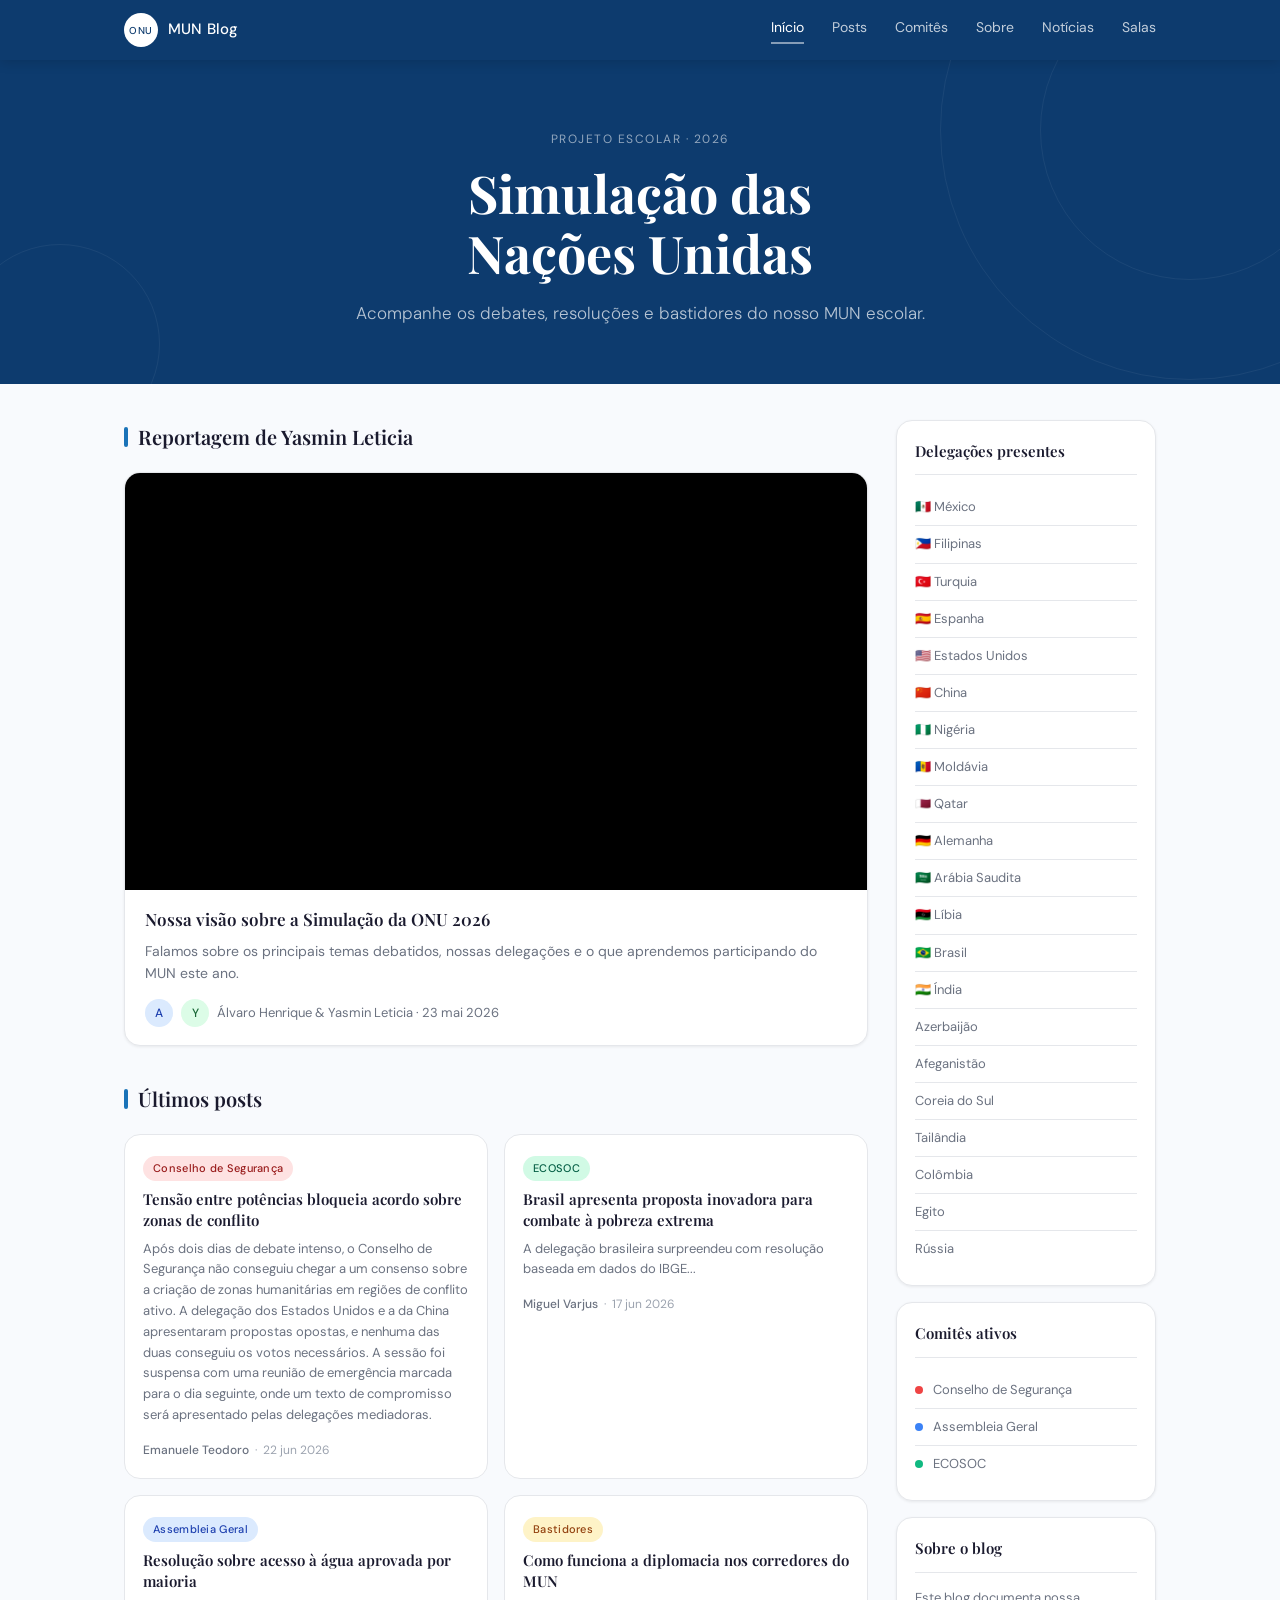
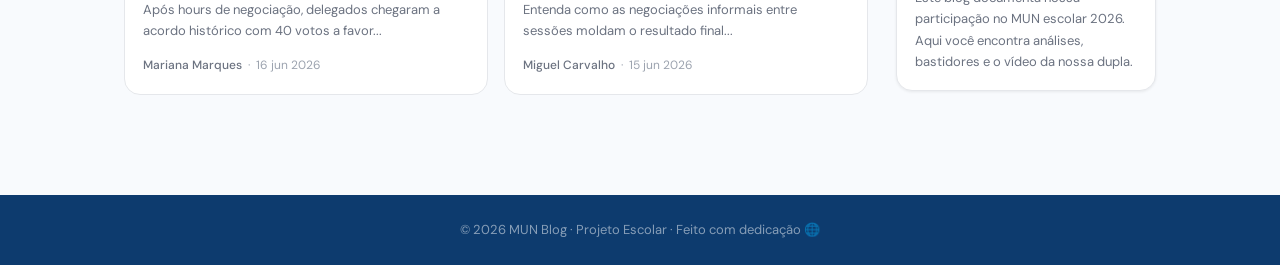
<file: index.html>
<!DOCTYPE html>
<html lang="pt-BR">
<head>
  <meta charset="UTF-8" />
  <meta name="viewport" content="width=device-width, initial-scale=1.0" />
  <title>MUN Blog — Simulação da ONU 2026</title>
  <link rel="stylesheet" href="style.css" />
  <link href="https://fonts.googleapis.com/css2?family=Playfair+Display:wght@600;700&family=DM+Sans:wght@300;400;500&display=swap" rel="stylesheet" />
</head>
<body>

  <nav class="navbar">
    <div class="navbar-inner">
      <div class="brand">
        <div class="un-logo">ONU</div>
        <span class="brand-name">MUN Blog</span>
      </div>
      <div class="nav-links">
        <a href="index.html" class="active">Início</a>
        <a href="posts.html">Posts</a>
        <a href="comites.html">Comitês</a>
        <a href="sobre.html">Sobre</a>
        <a href="noticias.html">Notícias</a>
        <a href="salas.html">Salas</a>
      </div>
      <button class="menu-btn" id="menuBtn">&#9776;</button>
    </div>
    <div class="mobile-menu" id="mobileMenu">
      <a href="index.html">Início</a>
      <a href="posts.html">Posts</a>
      <a href="comites.html">Comitês</a>
      <a href="sobre.html">Sobre</a>
      <a href="salas.html">Salas</a>
    </div>
  </nav>

  <header class="hero">
    <div class="hero-content">
      <span class="hero-eyebrow">Projeto Escolar · 2026</span>
      <h1>Simulação das<br/>Nações Unidas</h1>
      <p>Acompanhe os debates, resoluções e bastidores do nosso MUN escolar.</p>
    </div>
    <div class="hero-decoration">
      <div class="globe-ring r1"></div>
      <div class="globe-ring r2"></div>
      <div class="globe-ring r3"></div>
    </div>
  </header>

  <main class="main">
    <div class="container">
      <div class="layout">
        <div class="left-col">

          <section class="section">
            <h2 class="section-title"><span class="title-accent"></span>Reportagem de Yasmin Leticia</h2>
            <div class="video-card">
              
              <!-- Alterado aqui: Tag iframe configurada para player de alta performance -->
              <div class="video-wrapper local-video-container">
                <iframe 
                  src="https://www.youtube.com/embed/JWC7xZGBrsk?si=2Rkn0LOUJxCmG_vC" 
                  allow="accelerometer; autoplay; clipboard-write; encrypted-media; gyroscope; picture-in-picture" 
                  allowfullscreen>
                </iframe>
              </div>

              <div class="video-info">
                <h3>Nossa visão sobre a Simulação da ONU 2026</h3>
                <p>Falamos sobre os principais temas debatidos, nossas delegações e o que aprendemos participando do MUN este ano.</p>
                <div class="authors">
                  <div class="author-avatar" style="background:#dbeafe;color:#1e40af;width:28px;height:28px;font-size:12px;">A</div>
                  <div class="author-avatar" style="background:#dcfce7;color:#166534;width:28px;height:28px;font-size:12px;">Y</div>
                  <span class="author-names">Álvaro Henrique & Yasmin Leticia · 23 mai 2026</span>
                </div>
              </div>
            </div>
          </section>

          <section class="section">
            <h2 class="section-title"><span class="title-accent"></span>Últimos posts</h2>
            <div class="posts-grid">

              <article class="post-card">
                <a href="post-conselho.html">
                  <span class="post-tag tag-security">Conselho de Segurança</span>
                  <h3>Tensão entre potências bloqueia acordo sobre zonas de conflito</h3>
                  <p>Após dois dias de debate intenso, o Conselho de Segurança não conseguiu chegar a um consenso sobre a criação de zonas humanitárias em regiões de conflito ativo. A delegação dos Estados Unidos e a da China apresentaram propostas opostas, e nenhuma das duas conseguiu os votos necessários. A sessão foi suspensa com uma reunião de emergência marcada para o dia seguinte, onde um texto de compromisso será apresentado pelas delegações mediadoras.</p>
                  <div class="post-meta">
                    <span class="meta-author">Emanuele Teodoro</span>
                    <span class="meta-dot">·</span>
                    <span>22 jun 2026</span>
                  </div>
                </a>
              </article>

              <article class="post-card">
                <a href="post-ecosoc.html">
                  <span class="post-tag tag-ecosoc">ECOSOC</span>
                  <h3>Brasil apresenta proposta inovadora para combate à pobreza extrema</h3>
                  <p>A delegação brasileira surpreendeu com resolução baseada em dados do IBGE...</p>
                  <div class="post-meta">
                    <span class="meta-author">Miguel Varjus</span>
                    <span class="meta-dot">·</span>
                    <span>17 jun 2026</span>
                  </div>
                </a>
              </article>

              <article class="post-card">
                <a href="post-assembleia.html">
                  <span class="post-tag tag-assembly">Assembleia Geral</span>
                  <h3>Resolução sobre acesso à água aprovada por maioria</h3>
                  <p>Após hours de negociação, delegados chegaram a acordo histórico com 40 votos a favor...</p>
                  <div class="post-meta">
                    <span class="meta-author">Mariana Marques</span>
                    <span class="meta-dot">·</span>
                    <span>16 jun 2026</span>
                  </div>
                </a>
              </article>

              <article class="post-card">
                <a href="post-bastidores.html">
                  <span class="post-tag tag-backstage">Bastidores</span>
                  <h3>Como funciona a diplomacia nos corredores do MUN</h3>
                  <p>Entenda como as negociações informais entre sessões moldam o resultado final...</p>
                  <div class="post-meta">
                    <span class="meta-author">Miguel Carvalho</span>
                    <span class="meta-dot">·</span>
                    <span>15 jun 2026</span>
                  </div>
                </a>
              </article>

            </div>
          </section>
        </div>

        <aside class="sidebar">
          <div class="sidebar-card">
            <h4>Delegações presentes</h4>
            <ul class="country-list">
              <li>🇲🇽 México</li>
              <li>🇵🇭 Filipinas</li>
              <li>🇹🇷 Turquia</li>
              <li>🇪🇸 Espanha</li>
              <li>🇺🇸 Estados Unidos</li>
              <li>🇨🇳 China</li>
              <li>🇳🇬 Nigéria</li>
              <li>🇲🇩 Moldávia</li>
              <li>🇶🇦 Qatar</li>
              <li>🇩🇪 Alemanha</li>
              <li>🇸🇦 Arábia Saudita</li>
              <li>🇱🇾 Líbia</li>
              <li>🇧🇷 Brasil</li>
              <li>🇮🇳 Índia</li>
              <li>Azerbaijão</li>
              <li>Afeganistão</li>
              <li>Coreia do Sul</li>
              <li>Tailândia</li>
              <li>Colômbia</li>
              <li>Egito</li>
              <li>Rússia</li>
            </ul>
          </div>
          <div class="sidebar-card">
            <h4>Comitês ativos</h4>
            <ul class="committee-list">
              <li><span class="committee-dot dot-security"></span>Conselho de Segurança</li>
              <li><span class="committee-dot dot-assembly"></span>Assembleia Geral</li>
              <li><span class="committee-dot dot-ecosoc"></span>ECOSOC</li>
            </ul>
          </div>
          <div class="sidebar-card about-card">
            <h4>Sobre o blog</h4>
            <p>Este blog documenta nossa participação no MUN escolar 2026. Aqui você encontra análises, bastidores e o vídeo da nossa dupla.</p>
          </div>
        </aside>
      </div>
    </div>
  </main>

  <footer class="footer">
    <div class="container">
      <p>© 2026 MUN Blog · Projeto Escolar · Feito com dedicação 🌐</p>
    </div>
  </footer>

  <script src="script.js"></script>
</body>
</html>
</file>
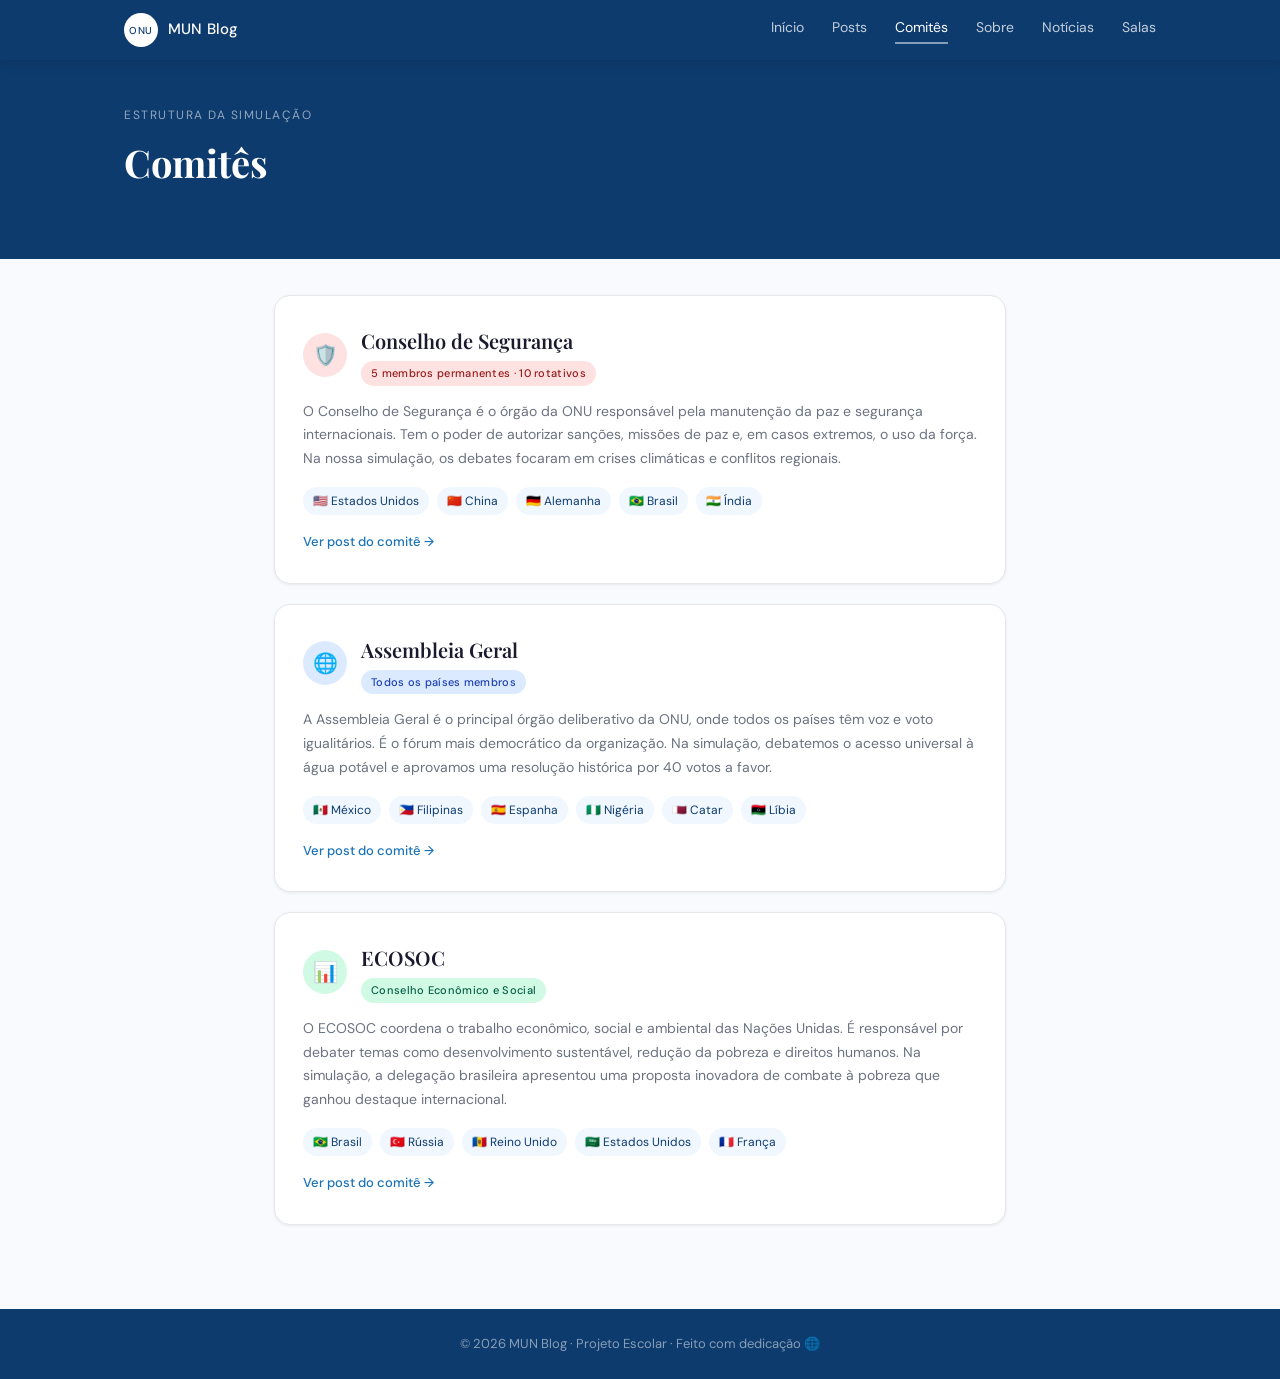
<file: comites.html>
<!DOCTYPE html>
<html lang="pt-BR">
<head>
  <meta charset="UTF-8" />
  <meta name="viewport" content="width=device-width, initial-scale=1.0" />
  <title>Comitês — MUN Blog</title>
  <link rel="stylesheet" href="style.css" />
  <link href="https://fonts.googleapis.com/css2?family=Playfair+Display:wght@600;700&family=DM+Sans:wght@300;400;500&display=swap" rel="stylesheet" />
  <style>
    .comite-card {
      background: var(--white);
      border: 1px solid var(--border);
      border-radius: var(--radius-lg);
      padding: 28px;
      margin-bottom: 20px;
      box-shadow: var(--shadow-sm);
    }
    .comite-header {
      display: flex;
      align-items: center;
      gap: 14px;
      margin-bottom: 14px;
    }
    .comite-icon {
      width: 44px;
      height: 44px;
      border-radius: 50%;
      display: flex;
      align-items: center;
      justify-content: center;
      font-size: 20px;
      flex-shrink: 0;
    }
    .comite-card h3 {
      font-family: var(--font-display);
      font-size: 20px;
      font-weight: 600;
      color: var(--text-primary);
    }
    .comite-card p {
      font-size: 14px;
      color: var(--text-muted);
      line-height: 1.7;
      margin-bottom: 16px;
    }
    .comite-paises {
      display: flex;
      flex-wrap: wrap;
      gap: 8px;
    }
    .pais-badge {
      background: var(--blue-pale);
      color: var(--blue-dark);
      font-size: 12px;
      padding: 4px 10px;
      border-radius: 20px;
    }
    .comite-link {
      display: inline-block;
      margin-top: 16px;
      font-size: 13px;
      color: var(--blue-main);
      text-decoration: none;
      font-weight: 500;
    }
    .comite-link:hover { text-decoration: underline; }
  </style>
</head>
<body>

  <nav class="navbar">
    <div class="navbar-inner">
      <div class="brand">
        <div class="un-logo">ONU</div>
        <span class="brand-name">MUN Blog</span>
      </div>
      <div class="nav-links">
        <a href="index.html">Início</a>
        <a href="posts.html">Posts</a>
        <a href="comites.html" class="active">Comitês</a>
        <a href="sobre.html">Sobre</a>
        <a href="noticias.html">Notícias</a>
        <a href="salas.html">Salas</a>
      </div>
      <button class="menu-btn" id="menuBtn">&#9776;</button>
    </div>
    <div class="mobile-menu" id="mobileMenu">
      <a href="index.html">Início</a>
      <a href="posts.html">Posts</a>
      <a href="comites.html">Comitês</a>
      <a href="sobre.html">Sobre</a>
    </div>
  </nav>

  <header class="post-hero">
    <div class="container">
      <span class="hero-eyebrow">Estrutura da simulação</span>
      <h1 class="post-title">Comitês</h1>
    </div>
  </header>

  <main class="main">
    <div class="container" style="max-width:780px">

      <div class="comite-card">
        <div class="comite-header">
          <div class="comite-icon" style="background:#fee2e2;">🛡️</div>
          <div>
            <h3>Conselho de Segurança</h3>
            <span class="post-tag tag-security">5 membros permanentes · 10 rotativos</span>
          </div>
        </div>
        <p>O Conselho de Segurança é o órgão da ONU responsável pela manutenção da paz e segurança internacionais. Tem o poder de autorizar sanções, missões de paz e, em casos extremos, o uso da força. Na nossa simulação, os debates focaram em crises climáticas e conflitos regionais.</p>
        <div class="comite-paises">
          <span class="pais-badge">🇺🇸 Estados Unidos</span>
          <span class="pais-badge">🇨🇳 China</span>
          <span class="pais-badge">🇩🇪 Alemanha</span>
          <span class="pais-badge">🇧🇷 Brasil</span>
          <span class="pais-badge">🇮🇳 Índia</span>
        </div>
        <a href="post-conselho.html" class="comite-link">Ver post do comitê →</a>
      </div>

      <div class="comite-card">
        <div class="comite-header">
          <div class="comite-icon" style="background:#dbeafe;">🌐</div>
          <div>
            <h3>Assembleia Geral</h3>
            <span class="post-tag tag-assembly">Todos os países membros</span>
          </div>
        </div>
        <p>A Assembleia Geral é o principal órgão deliberativo da ONU, onde todos os países têm voz e voto igualitários. É o fórum mais democrático da organização. Na simulação, debatemos o acesso universal à água potável e aprovamos uma resolução histórica por 40 votos a favor.</p>
        <div class="comite-paises">
          <span class="pais-badge">🇲🇽 México</span>
          <span class="pais-badge">🇵🇭 Filipinas</span>
          <span class="pais-badge">🇪🇸 Espanha</span>
          <span class="pais-badge">🇳🇬 Nigéria</span>
          <span class="pais-badge">🇶🇦 Catar</span>
          <span class="pais-badge">🇱🇾 Líbia</span>
        </div>
        <a href="post-assembleia.html" class="comite-link">Ver post do comitê →</a>
      </div>

      <div class="comite-card">
        <div class="comite-header">
          <div class="comite-icon" style="background:#d1fae5;">📊</div>
          <div>
            <h3>ECOSOC</h3>
            <span class="post-tag tag-ecosoc">Conselho Econômico e Social</span>
          </div>
        </div>
        <p>O ECOSOC coordena o trabalho econômico, social e ambiental das Nações Unidas. É responsável por debater temas como desenvolvimento sustentável, redução da pobreza e direitos humanos. Na simulação, a delegação brasileira apresentou uma proposta inovadora de combate à pobreza que ganhou destaque internacional.</p>
        <div class="comite-paises">
          <span class="pais-badge">🇧🇷 Brasil</span>
          <span class="pais-badge">🇹🇷 Rússia</span>
          <span class="pais-badge">🇲🇩 Reino Unido</span>
          <span class="pais-badge">🇸🇦 Estados Unidos</span>
          <span class="pais-badge">🇫🇷 França</span>
        </div>
        <a href="post-ecosoc.html" class="comite-link">Ver post do comitê →</a>
      </div>

    </div>
  </main>

  <footer class="footer">
    <div class="container">
      <p>© 2026 MUN Blog · Projeto Escolar · Feito com dedicação 🌐</p>
    </div>
  </footer>

  <script src="script.js"></script>
</body>
</html>
</file>
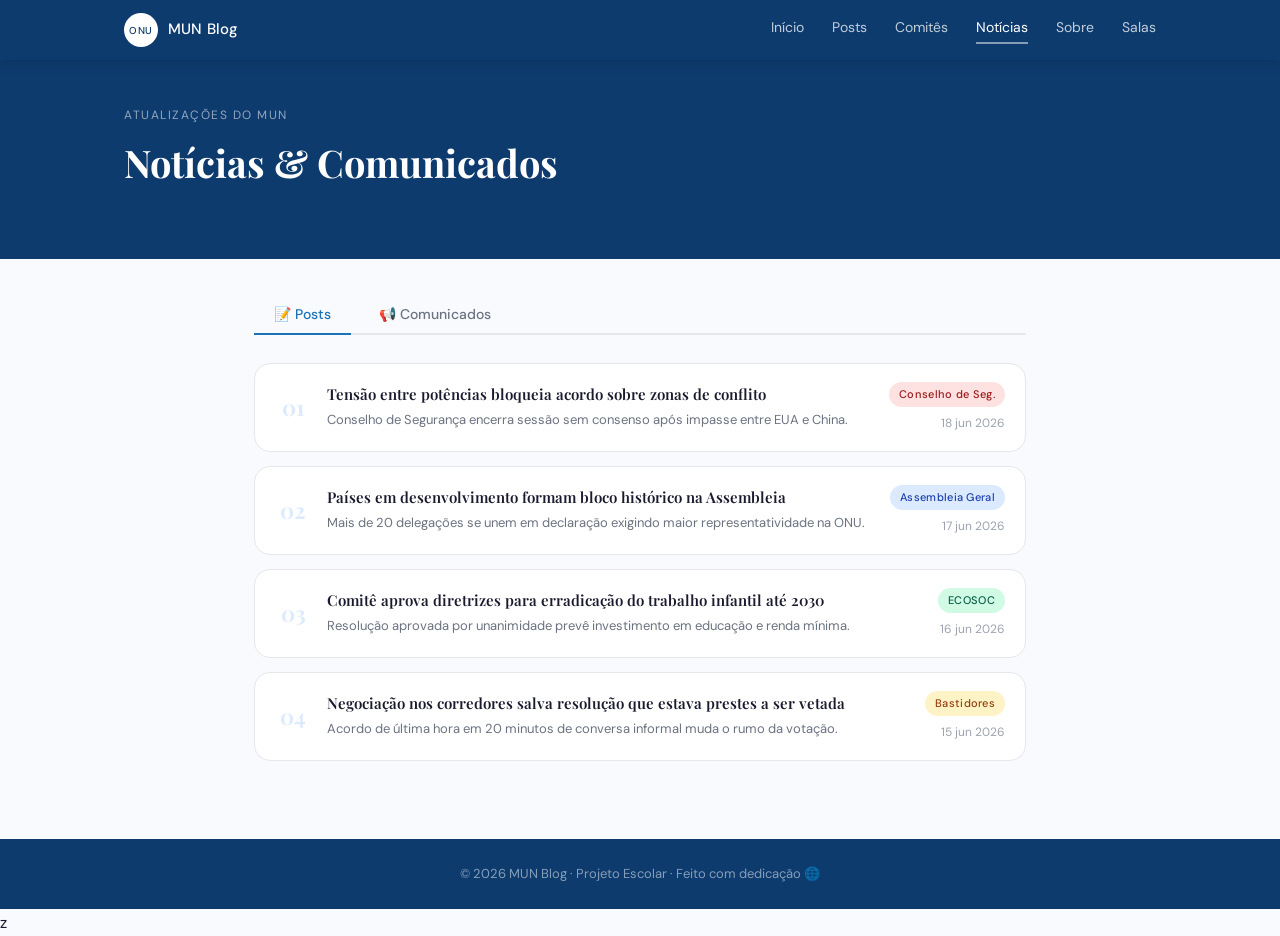
<file: noticias.html>
<!DOCTYPE html>
<html lang="pt-BR">
<head>
  <meta charset="UTF-8" />
  <meta name="viewport" content="width=device-width, initial-scale=1.0" />
  <title>Notícias — MUN Blog</title>
  <link rel="stylesheet" href="style.css" />
  <link href="https://fonts.googleapis.com/css2?family=Playfair+Display:wght@600;700&family=DM+Sans:wght@300;400;500&display=swap" rel="stylesheet" />
  <style>
    /* ---- TABS ---- */
    .tabs-wrapper {
      display: flex;
      gap: 8px;
      margin-bottom: 28px;
      border-bottom: 2px solid var(--border);
      padding-bottom: 0;
    }
    .tab-btn {
      background: none;
      border: none;
      padding: 10px 20px;
      font-family: var(--font-body);
      font-size: 14px;
      font-weight: 500;
      color: var(--text-muted);
      cursor: pointer;
      border-bottom: 2px solid transparent;
      margin-bottom: -2px;
      transition: color 0.15s, border-color 0.15s;
    }
    .tab-btn:hover { color: var(--blue-main); }
    .tab-btn.active {
      color: var(--blue-main);
      border-bottom-color: var(--blue-main);
    }
    .tab-section { display: none; }
    .tab-section.active { display: block; }

    /* ---- POSTS LIST ---- */
    .post-list-item {
      background: var(--white);
      border: 1px solid var(--border);
      border-radius: var(--radius-lg);
      margin-bottom: 14px;
      transition: box-shadow 0.2s, border-color 0.2s;
    }
    .post-list-item:hover {
      box-shadow: var(--shadow-md);
      border-color: var(--blue-main);
    }
    .post-list-item a {
      display: flex;
      align-items: center;
      gap: 16px;
      padding: 18px 20px;
      text-decoration: none;
      color: inherit;
    }
    .post-list-num {
      font-size: 22px;
      font-weight: 700;
      color: var(--blue-light);
      font-family: var(--font-display);
      min-width: 36px;
      text-align: center;
    }
    .post-list-info { flex: 1; }
    .post-list-info h3 {
      font-family: var(--font-display);
      font-size: 15px;
      font-weight: 600;
      color: var(--text-primary);
      margin-bottom: 4px;
      line-height: 1.4;
    }
    .post-list-info p {
      font-size: 13px;
      color: var(--text-muted);
    }
    .post-list-meta {
      display: flex;
      flex-direction: column;
      align-items: flex-end;
      gap: 6px;
      min-width: 110px;
    }
    .post-list-date {
      font-size: 12px;
      color: var(--text-light);
    }

    /* ---- COMUNICADOS ---- */
    .comunicado-card {
      background: var(--white);
      border: 1px solid var(--border);
      border-radius: var(--radius-lg);
      padding: 20px 24px;
      margin-bottom: 14px;
      position: relative;
      overflow: hidden;
    }
    .comunicado-card::before {
      content: '';
      position: absolute;
      left: 0; top: 0; bottom: 0;
      width: 4px;
      border-radius: 4px 0 0 4px;
    }
    .comunicado-card.urgente::before { background: #ef4444; }
    .comunicado-card.info::before    { background: #3b82f6; }
    .comunicado-card.aviso::before   { background: #f59e0b; }
    .comunicado-header {
      display: flex;
      align-items: center;
      justify-content: space-between;
      margin-bottom: 10px;
      flex-wrap: wrap;
      gap: 8px;
    }
    .comunicado-header h3 {
      font-family: var(--font-display);
      font-size: 16px;
      font-weight: 600;
      color: var(--text-primary);
    }
    .comunicado-badges { display: flex; gap: 8px; align-items: center; }
    .badge-tipo {
      font-size: 11px;
      font-weight: 500;
      padding: 3px 10px;
      border-radius: 20px;
    }
    .badge-urgente { background: #fee2e2; color: #991b1b; }
    .badge-info    { background: #dbeafe; color: #1e40af; }
    .badge-aviso   { background: #fef3c7; color: #92400e; }
    .comunicado-data { font-size: 12px; color: var(--text-light); }
    .comunicado-card p {
      font-size: 14px;
      color: var(--text-muted);
      line-height: 1.7;
    }

    /* ---- GUIA DE COMO ADICIONAR ---- */
    .guia {
      background: var(--blue-pale);
      border: 1px solid #bfdbfe;
      border-radius: var(--radius-lg);
      padding: 24px 28px;
      margin-top: 32px;
    }
    .guia h3 {
      font-family: var(--font-display);
      font-size: 17px;
      font-weight: 600;
      color: var(--blue-dark);
      margin-bottom: 16px;
      display: flex;
      align-items: center;
      gap: 8px;
    }
    .guia-step {
      display: flex;
      gap: 14px;
      margin-bottom: 16px;
      align-items: flex-start;
    }
    .guia-step:last-child { margin-bottom: 0; }
    .step-num {
      background: var(--blue-main);
      color: white;
      width: 26px;
      height: 26px;
      border-radius: 50%;
      display: flex;
      align-items: center;
      justify-content: center;
      font-size: 12px;
      font-weight: 500;
      flex-shrink: 0;
      margin-top: 1px;
    }
    .guia-step p {
      font-size: 14px;
      color: var(--blue-dark);
      line-height: 1.65;
    }
    .guia-step code {
      background: white;
      border: 1px solid #bfdbfe;
      border-radius: 4px;
      padding: 1px 7px;
      font-size: 13px;
      color: var(--blue-dark);
      font-family: monospace;
    }
    .guia-divider {
      border: none;
      border-top: 1px solid #bfdbfe;
      margin: 20px 0;
    }
  </style>
</head>
<body>

  <nav class="navbar">
    <div class="navbar-inner">
      <div class="brand">
        <div class="un-logo">ONU</div>
        <span class="brand-name">MUN Blog</span>
      </div>
      <div class="nav-links">
        <a href="index.html">Início</a>
        <a href="posts.html">Posts</a>
        <a href="comites.html">Comitês</a>
        <a href="noticias.html" class="active">Notícias</a>
        <a href="sobre.html">Sobre</a>
        <a href="salas.html">Salas</a>
      </div>
      <button class="menu-btn" id="menuBtn">&#9776;</button>
    </div>
    <div class="mobile-menu" id="mobileMenu">
      <a href="index.html">Início</a>
      <a href="posts.html">Posts</a>
      <a href="comites.html">Comitês</a>
      <a href="noticias.html">Notícias</a>
      <a href="sobre.html">Sobre</a>
    </div>
  </nav>

  <header class="post-hero">
    <div class="container">
      <span class="hero-eyebrow">Atualizações do MUN</span>
      <h1 class="post-title">Notícias & Comunicados</h1>
    </div>
  </header>

  <main class="main">
    <div class="container" style="max-width:820px">

      <!-- TABS -->
      <div class="tabs-wrapper">
        <button class="tab-btn active" onclick="trocarTab('posts')">📝 Posts</button>
        <button class="tab-btn" onclick="trocarTab('comunicados')">📢 Comunicados</button>
      </div>

      <!-- ===================== SEÇÃO: POSTS ===================== -->
      <div class="tab-section active" id="tab-posts">

        <!-- ========================================================
          COMO ADICIONAR UM NOVO POST:
          1. Duplique um dos <article> abaixo
          2. Troque o número, título, resumo, tag, autor e data
          3. Troque o href para apontar para o novo arquivo HTML
          4. Crie o arquivo HTML do post (duplique um post existente)
        ======================================================== -->

        <article class="post-list-item">
          <a href="post-conselho.html">
            <span class="post-list-num">01</span>
            <div class="post-list-info">
              <h3>Tensão entre potências bloqueia acordo sobre zonas de conflito</h3>
              <p>Conselho de Segurança encerra sessão sem consenso após impasse entre EUA e China.</p>
            </div>
            <div class="post-list-meta">
              <span class="post-tag tag-security">Conselho de Seg.</span>
              <span class="post-list-date">18 jun 2026</span>
            </div>
          </a>
        </article>

        <article class="post-list-item">
          <a href="post-assembleia.html">
            <span class="post-list-num">02</span>
            <div class="post-list-info">
              <h3>Países em desenvolvimento formam bloco histórico na Assembleia</h3>
              <p>Mais de 20 delegações se unem em declaração exigindo maior representatividade na ONU.</p>
            </div>
            <div class="post-list-meta">
              <span class="post-tag tag-assembly">Assembleia Geral</span>
              <span class="post-list-date">17 jun 2026</span>
            </div>
          </a>
        </article>

        <article class="post-list-item">
          <a href="post-ecosoc.html">
            <span class="post-list-num">03</span>
            <div class="post-list-info">
              <h3>Comitê aprova diretrizes para erradicação do trabalho infantil até 2030</h3>
              <p>Resolução aprovada por unanimidade prevê investimento em educação e renda mínima.</p>
            </div>
            <div class="post-list-meta">
              <span class="post-tag tag-ecosoc">ECOSOC</span>
              <span class="post-list-date">16 jun 2026</span>
            </div>
          </a>
        </article>

        <article class="post-list-item">
          <a href="post-bastidores.html">
            <span class="post-list-num">04</span>
            <div class="post-list-info">
              <h3>Negociação nos corredores salva resolução que estava prestes a ser vetada</h3>
              <p>Acordo de última hora em 20 minutos de conversa informal muda o rumo da votação.</p>
            </div>
            <div class="post-list-meta">
              <span class="post-tag tag-backstage">Bastidores</span>
              <span class="post-list-date">15 jun 2026</span>
            </div>
          </a>
        </article>

        <!-- GUIA: COMO ADICIONAR UM POST -->
        

      </div>

      <!-- ===================== SEÇÃO: COMUNICADOS ===================== -->
      <div class="tab-section" id="tab-comunicados">

        <!-- ========================================================
          COMO ADICIONAR UM NOVO COMUNICADO:
          1. Duplique um dos <div class="comunicado-card"> abaixo
          2. Escolha o tipo: urgente | info | aviso
          3. Troque o título, texto e data
          Tipos disponíveis:
            - urgente → borda vermelha, badge vermelho
            - info    → borda azul,    badge azul
            - aviso   → borda amarela, badge amarelo
        ======================================================== -->

        <div class="comunicado-card urgente">
          <div class="comunicado-header">
            <h3>Sessão extraordinária convocada para amanhã</h3>
            <div class="comunicado-badges">
              <span class="badge-tipo badge-urgente">Urgente</span>
              <span class="comunicado-data">11 jun 2026</span>
            </div>
          </div>
          <p>Sessão extraordinária marcada para o dia 12/06/2026, O local de nossa simulação de debate ONU ocorrera na faculdade UniFunvic, O horário da reunião será durante nosso período escolar, ou seja nesse dia não é preciso ir para a escola, apenas devem ir à faculdade, lembrando que na faculdade tem cantina então levem um dinheiro para tomarem seu café.</p>
        </div>

        <div class="comunicado-card info">
          <div class="comunicado-header">
            <h3>Código de vestimenta</h3>
            <div class="comunicado-badges">
              <span class="badge-tipo badge-info">Informativo</span>
              <span class="comunicado-data">10 jun 2026</span>
            </div>
          </div>
          <p>A simulação terá um código de vestimenta, por isso é recomendado que todos venham com roupas formais, para que realmente entremos em um clima de debate. Também é recomendado usar acessórios ou alguma peça de roupa que remeta à cultura e à história do seu país (lembrando que a vestimenta contará nota).</p>
        </div>

        <div class="comunicado-card aviso">
          <div class="comunicado-header">
            <h3>Lembrete: Entrega da permissão do responsável</h3>
            <div class="comunicado-badges">
              <span class="badge-tipo badge-aviso">Aviso</span>
              <span class="comunicado-data">9 jun 2026</span>
            </div>
          </div>
          <p>Lembramos a todos os participantes da simulação que é necessário entregar a autorização dos responsáveis aos professores. Caso não a entreguem, vocês não poderão participar da reunião nem permanecer na faculdade.</p>
        </div>

        <!-- GUIA: COMO ADICIONAR UM COMUNICADO -->
        

      </div>
    </div>
  </main>

  <footer class="footer">
    <div class="container">
      <p>© 2026 MUN Blog · Projeto Escolar · Feito com dedicação 🌐</p>
    </div>
  </footer>

  <script src="script.js"></script>
  <script>
    function trocarTab(tab) {
      // esconde todas as seções e desativa todos os botões
      document.querySelectorAll('.tab-section').forEach(s => s.classList.remove('active'));
      document.querySelectorAll('.tab-btn').forEach(b => b.classList.remove('active'));
      // ativa a seção e botão escolhidos
      document.getElementById('tab-' + tab).classList.add('active');
      event.target.classList.add('active');
    }
  </script>
</body>
</html>
z
</file>
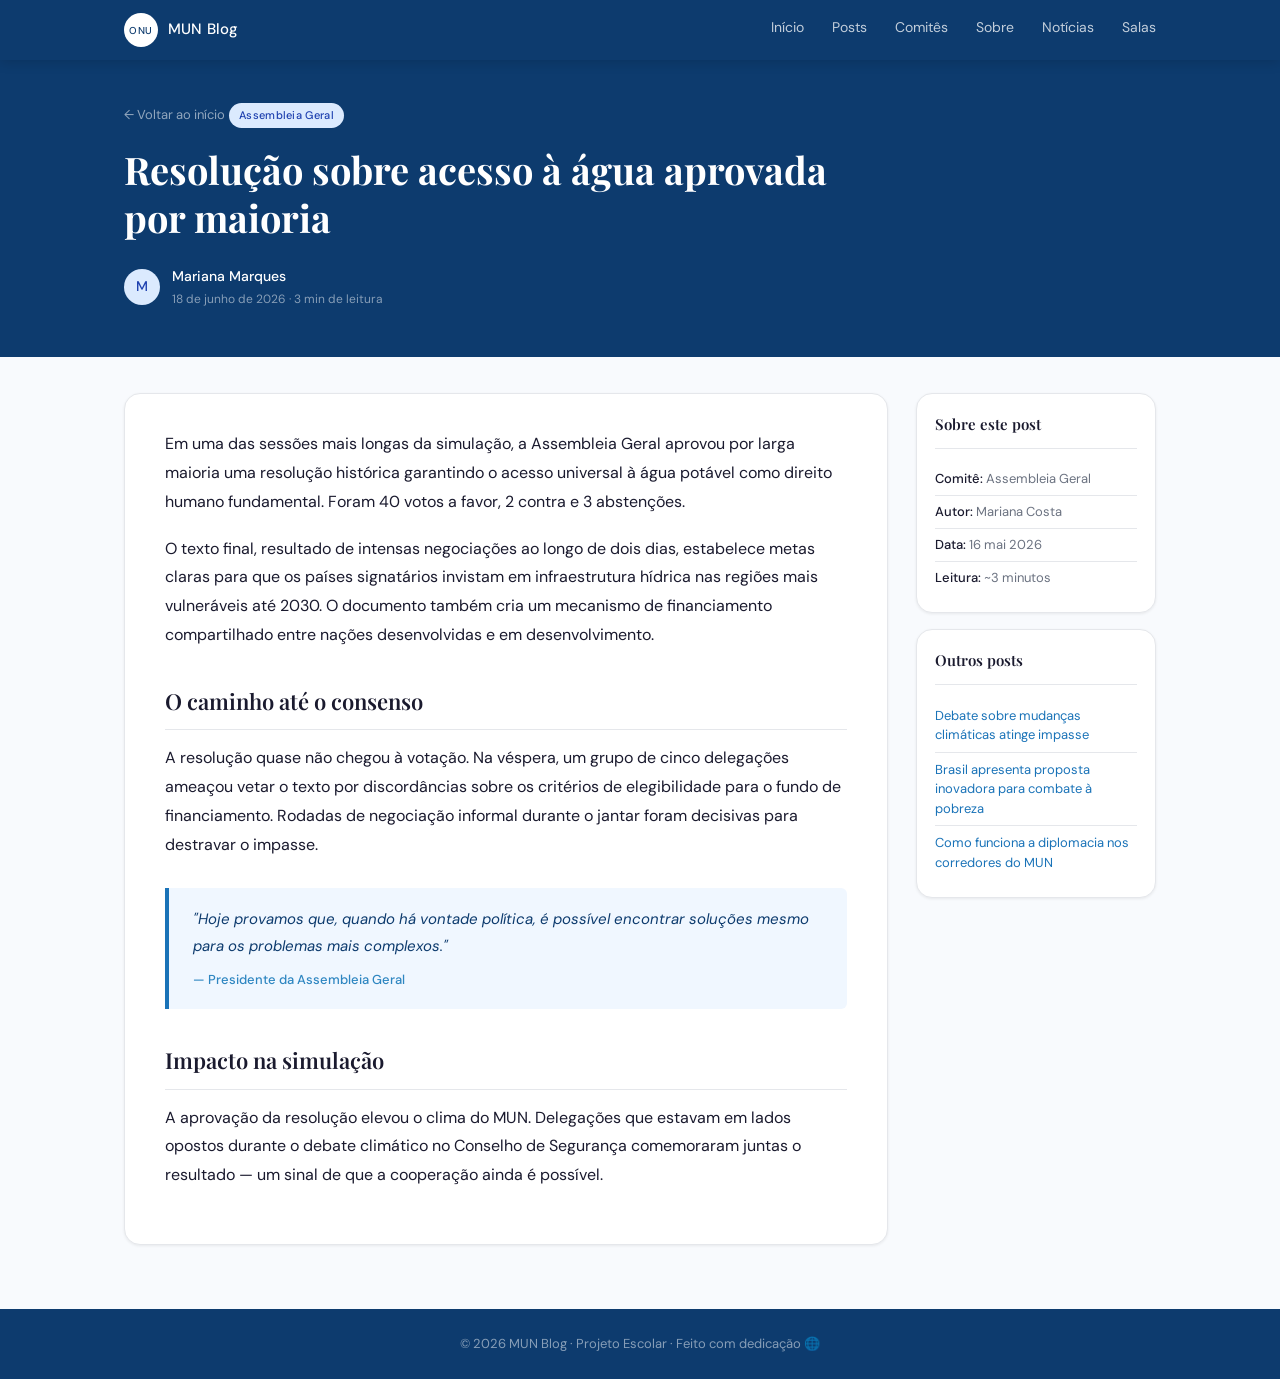
<file: post-assembleia.html>
<!DOCTYPE html>
<html lang="pt-BR">
<head>
  <meta charset="UTF-8" />
  <meta name="viewport" content="width=device-width, initial-scale=1.0" />
  <title>Assembleia Geral — MUN Blog</title>
  <link rel="stylesheet" href="style.css" />
  <link href="https://fonts.googleapis.com/css2?family=Playfair+Display:wght@600;700&family=DM+Sans:wght@300;400;500&display=swap" rel="stylesheet" />
</head>
<body>

  <nav class="navbar">
    <div class="navbar-inner">
      <div class="brand">
        <div class="un-logo">ONU</div>
        <span class="brand-name">MUN Blog</span>
      </div>
      <div class="nav-links">
        <a href="index.html">Início</a>
        <a href="posts.html">Posts</a>
        <a href="comites.html">Comitês</a>
        <a href="sobre.html">Sobre</a>
        <a href="noticias.html">Notícias</a>
        <a href="salas.html">Salas</a>
      </div>
      <button class="menu-btn" id="menuBtn">&#9776;</button>
    </div>
    <div class="mobile-menu" id="mobileMenu">
      <a href="index.html">Início</a>
      <a href="posts.html">Posts</a>
      <a href="comites.html">Comitês</a>
      <a href="sobre.html">Sobre</a>
    </div>
  </nav>

  <header class="post-hero">
    <div class="container">
      <a href="index.html" class="back-link">← Voltar ao início</a>
      <span class="post-tag tag-assembly" style="margin-bottom:16px;display:inline-block;">Assembleia Geral</span>
      <h1 class="post-title">Resolução sobre acesso à água aprovada por maioria</h1>
      <div class="post-byline">
        <div class="author-avatar" style="background:#dbeafe;color:#1e40af;width:36px;height:36px;font-size:14px;">M</div>
        <div>
          <span class="byline-author">Mariana Marques</span>
          <span class="byline-date">18 de junho de 2026 · 3 min de leitura</span>
        </div>
      </div>
    </div>
  </header>

  <main class="main">
    <div class="container">
      <div class="post-layout">
        <article class="post-body">
          <p>Em uma das sessões mais longas da simulação, a Assembleia Geral aprovou por larga maioria uma resolução histórica garantindo o acesso universal à água potável como direito humano fundamental. Foram 40 votos a favor, 2 contra e 3 abstenções.</p>

          <p>O texto final, resultado de intensas negociações ao longo de dois dias, estabelece metas claras para que os países signatários invistam em infraestrutura hídrica nas regiões mais vulneráveis até 2030. O documento também cria um mecanismo de financiamento compartilhado entre nações desenvolvidas e em desenvolvimento.</p>

          <h2>O caminho até o consenso</h2>

          <p>A resolução quase não chegou à votação. Na véspera, um grupo de cinco delegações ameaçou vetar o texto por discordâncias sobre os critérios de elegibilidade para o fundo de financiamento. Rodadas de negociação informal durante o jantar foram decisivas para destravar o impasse.</p>

          <blockquote>
            "Hoje provamos que, quando há vontade política, é possível encontrar soluções mesmo para os problemas mais complexos."
            <cite>— Presidente da Assembleia Geral</cite>
          </blockquote>

          <h2>Impacto na simulação</h2>

          <p>A aprovação da resolução elevou o clima do MUN. Delegações que estavam em lados opostos durante o debate climático no Conselho de Segurança comemoraram juntas o resultado — um sinal de que a cooperação ainda é possível.</p>
        </article>

        <aside class="sidebar post-sidebar">
          <div class="sidebar-card">
            <h4>Sobre este post</h4>
            <ul class="meta-list">
              <li><strong>Comitê:</strong> Assembleia Geral</li>
              <li><strong>Autor:</strong> Mariana Costa</li>
              <li><strong>Data:</strong> 16 mai 2026</li>
              <li><strong>Leitura:</strong> ~3 minutos</li>
            </ul>
          </div>
          <div class="sidebar-card">
            <h4>Outros posts</h4>
            <ul class="related-list">
              <li><a href="post-conselho.html">Debate sobre mudanças climáticas atinge impasse</a></li>
              <li><a href="post-ecosoc.html">Brasil apresenta proposta inovadora para combate à pobreza</a></li>
              <li><a href="post-bastidores.html">Como funciona a diplomacia nos corredores do MUN</a></li>
            </ul>
          </div>
        </aside>
      </div>
    </div>
  </main>

  <footer class="footer">
    <div class="container">
      <p>© 2026 MUN Blog · Projeto Escolar · Feito com dedicação 🌐</p>
    </div>
  </footer>

  <script src="script.js"></script>
</body>
</html>
</file>
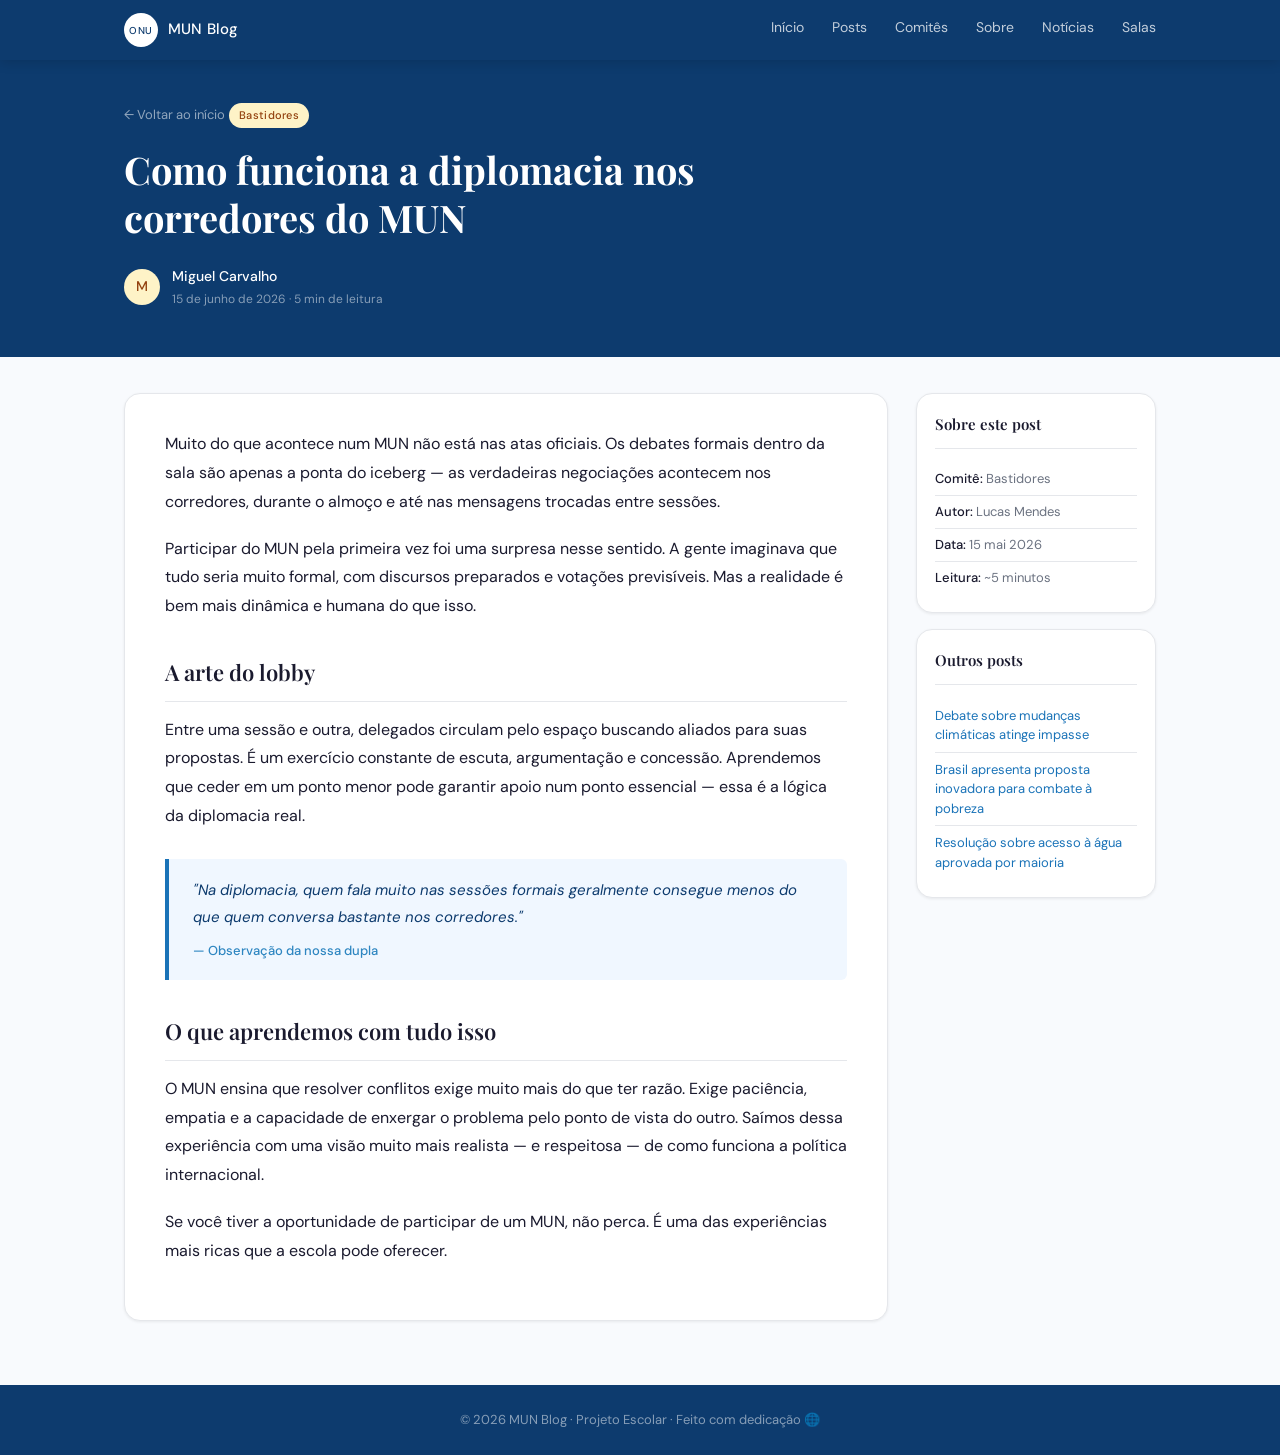
<file: post-bastidores.html>
<!DOCTYPE html>
<html lang="pt-BR">
<head>
  <meta charset="UTF-8" />
  <meta name="viewport" content="width=device-width, initial-scale=1.0" />
  <title>Bastidores — MUN Blog</title>
  <link rel="stylesheet" href="style.css" />
  <link href="https://fonts.googleapis.com/css2?family=Playfair+Display:wght@600;700&family=DM+Sans:wght@300;400;500&display=swap" rel="stylesheet" />
</head>
<body>

  <nav class="navbar">
    <div class="navbar-inner">
      <div class="brand">
        <div class="un-logo">ONU</div>
        <span class="brand-name">MUN Blog</span>
      </div>
      <div class="nav-links">
        <a href="index.html">Início</a>
        <a href="posts.html">Posts</a>
        <a href="comites.html">Comitês</a>
        <a href="sobre.html">Sobre</a>
        <a href="noticias.html">Notícias</a>
        <a href="salas.html">Salas</a>
      </div>
      <button class="menu-btn" id="menuBtn">&#9776;</button>
    </div>
    <div class="mobile-menu" id="mobileMenu">
      <a href="index.html">Início</a>
      <a href="posts.html">Posts</a>
      <a href="comites.html">Comitês</a>
      <a href="sobre.html">Sobre</a>
    </div>
  </nav>

  <header class="post-hero">
    <div class="container">
      <a href="index.html" class="back-link">← Voltar ao início</a>
      <span class="post-tag tag-backstage" style="margin-bottom:16px;display:inline-block;">Bastidores</span>
      <h1 class="post-title">Como funciona a diplomacia nos corredores do MUN</h1>
      <div class="post-byline">
        <div class="author-avatar" style="background:#fef3c7;color:#92400e;width:36px;height:36px;font-size:14px;">M</div>
        <div>
          <span class="byline-author">Miguel Carvalho</span>
          <span class="byline-date">15 de junho de 2026 · 5 min de leitura</span>
        </div>
      </div>
    </div>
  </header>

  <main class="main">
    <div class="container">
      <div class="post-layout">
        <article class="post-body">
          <p>Muito do que acontece num MUN não está nas atas oficiais. Os debates formais dentro da sala são apenas a ponta do iceberg — as verdadeiras negociações acontecem nos corredores, durante o almoço e até nas mensagens trocadas entre sessões.</p>

          <p>Participar do MUN pela primeira vez foi uma surpresa nesse sentido. A gente imaginava que tudo seria muito formal, com discursos preparados e votações previsíveis. Mas a realidade é bem mais dinâmica e humana do que isso.</p>

          <h2>A arte do lobby</h2>

          <p>Entre uma sessão e outra, delegados circulam pelo espaço buscando aliados para suas propostas. É um exercício constante de escuta, argumentação e concessão. Aprendemos que ceder em um ponto menor pode garantir apoio num ponto essencial — essa é a lógica da diplomacia real.</p>

          <blockquote>
            "Na diplomacia, quem fala muito nas sessões formais geralmente consegue menos do que quem conversa bastante nos corredores."
            <cite>— Observação da nossa dupla</cite>
          </blockquote>

          <h2>O que aprendemos com tudo isso</h2>

          <p>O MUN ensina que resolver conflitos exige muito mais do que ter razão. Exige paciência, empatia e a capacidade de enxergar o problema pelo ponto de vista do outro. Saímos dessa experiência com uma visão muito mais realista — e respeitosa — de como funciona a política internacional.</p>

          <p>Se você tiver a oportunidade de participar de um MUN, não perca. É uma das experiências mais ricas que a escola pode oferecer.</p>
        </article>

        <aside class="sidebar post-sidebar">
          <div class="sidebar-card">
            <h4>Sobre este post</h4>
            <ul class="meta-list">
              <li><strong>Comitê:</strong> Bastidores</li>
              <li><strong>Autor:</strong> Lucas Mendes</li>
              <li><strong>Data:</strong> 15 mai 2026</li>
              <li><strong>Leitura:</strong> ~5 minutos</li>
            </ul>
          </div>
          <div class="sidebar-card">
            <h4>Outros posts</h4>
            <ul class="related-list">
              <li><a href="post-conselho.html">Debate sobre mudanças climáticas atinge impasse</a></li>
              <li><a href="post-ecosoc.html">Brasil apresenta proposta inovadora para combate à pobreza</a></li>
              <li><a href="post-assembleia.html">Resolução sobre acesso à água aprovada por maioria</a></li>
            </ul>
          </div>
        </aside>
      </div>
    </div>
  </main>

  <footer class="footer">
    <div class="container">
      <p>© 2026 MUN Blog · Projeto Escolar · Feito com dedicação 🌐</p>
    </div>
  </footer>

  <script src="script.js"></script>
</body>
</html>
</file>
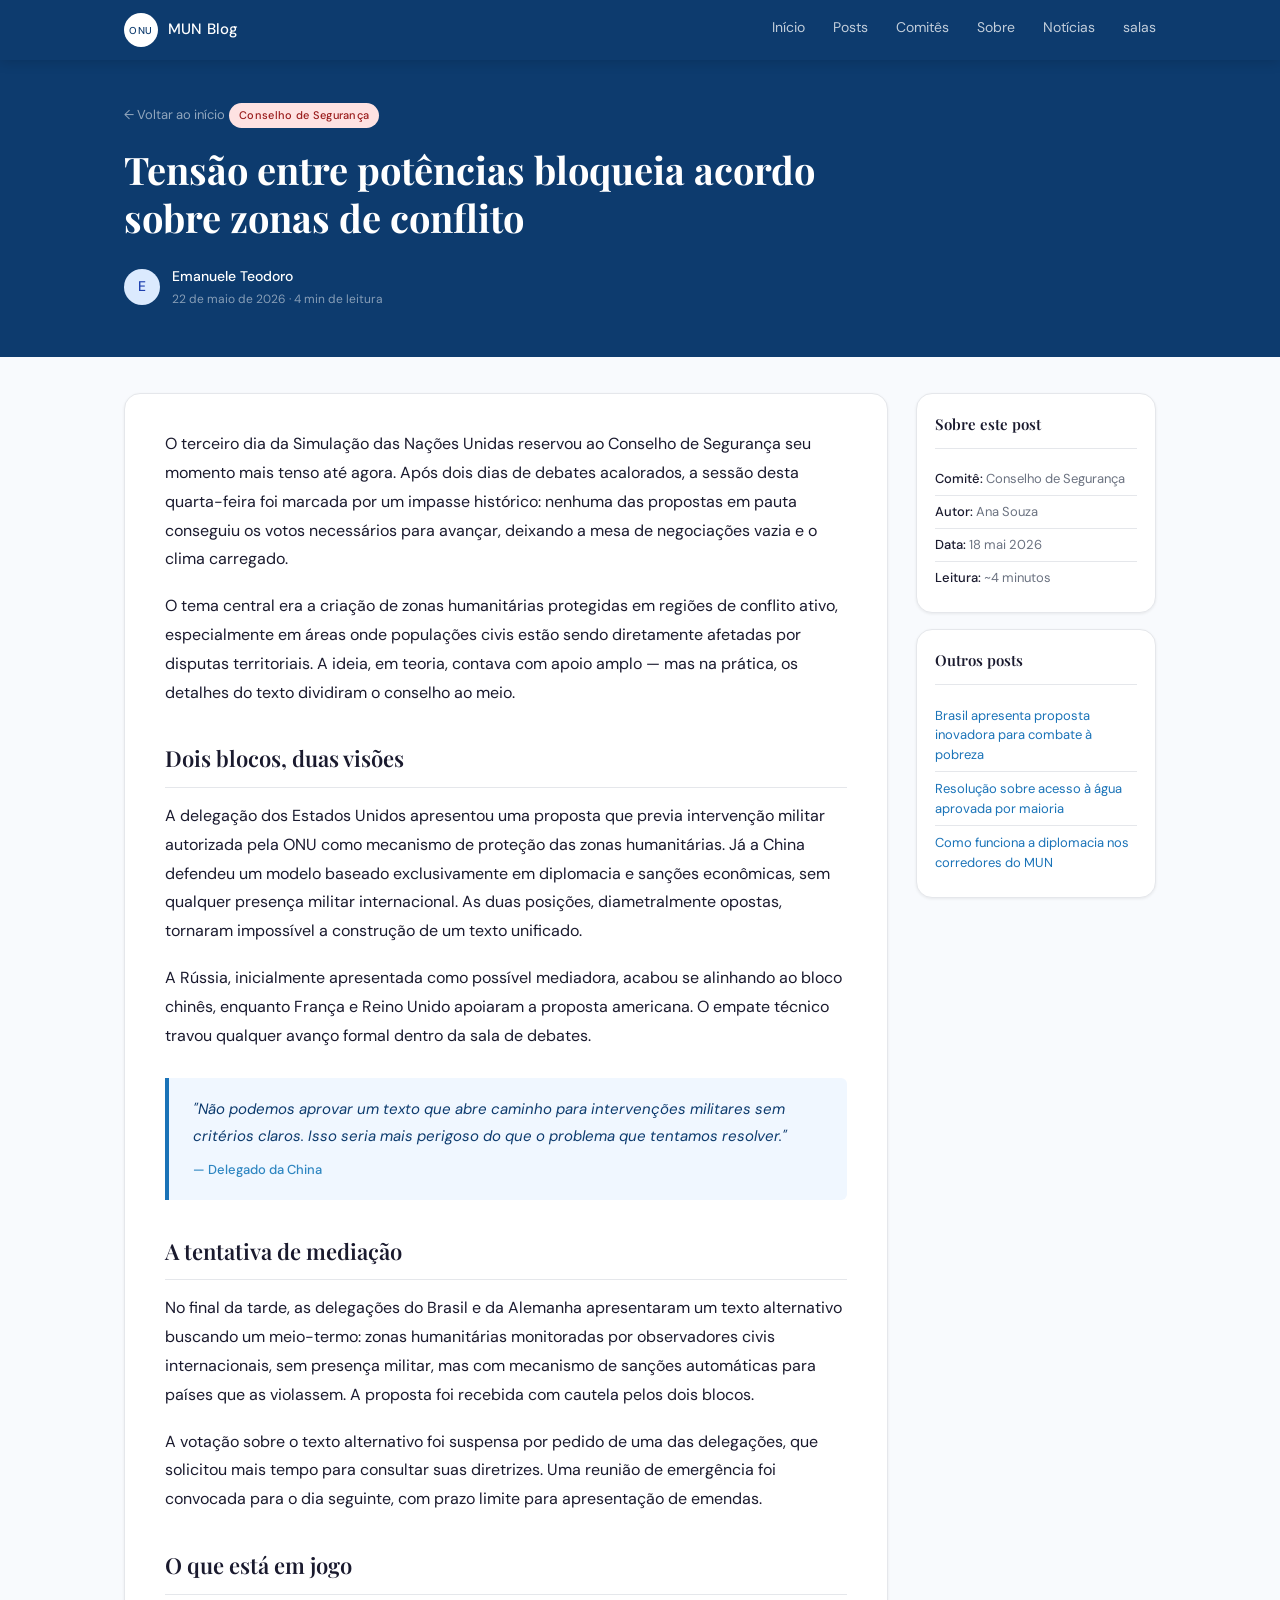
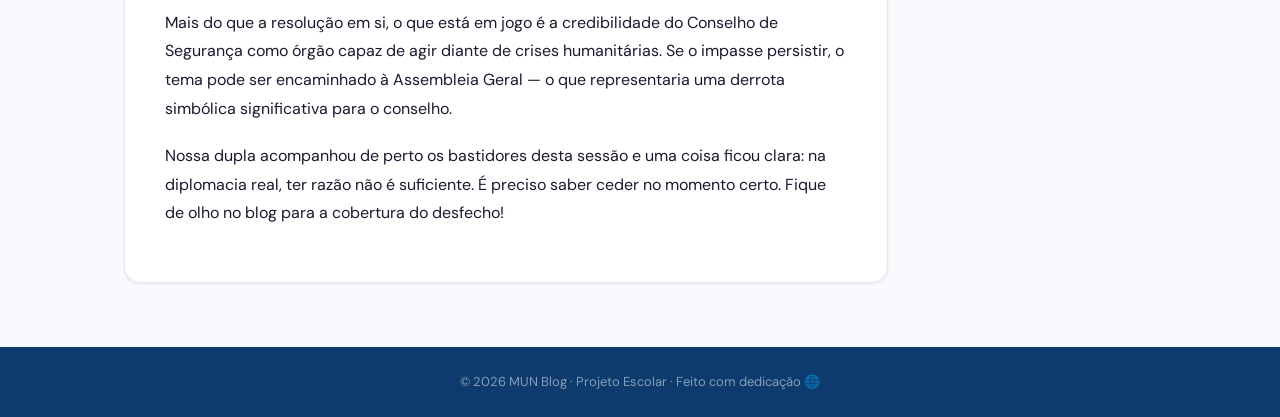
<file: post-conselho.html>
<!DOCTYPE html>
<html lang="pt-BR">
<head>
  <meta charset="UTF-8" />
  <meta name="viewport" content="width=device-width, initial-scale=1.0" />
  <title>Conselho de Segurança — MUN Blog</title>
  <link rel="stylesheet" href="style.css" />
  <link href="https://fonts.googleapis.com/css2?family=Playfair+Display:wght@600;700&family=DM+Sans:wght@300;400;500&display=swap" rel="stylesheet" />
</head>
<body>

  <nav class="navbar">
    <div class="navbar-inner">
      <div class="brand">
        <div class="un-logo">ONU</div>
        <span class="brand-name">MUN Blog</span>
      </div>
      <div class="nav-links">
        <a href="index.html">Início</a>
        <a href="posts.html">Posts</a>
        <a href="comites.html">Comitês</a>
        <a href="sobre.html">Sobre</a>
        <a href="noticias.html">Notícias</a>
        <a href="salas.html">salas</a>
      </div>
      <button class="menu-btn" id="menuBtn">&#9776;</button>
    </div>
    <div class="mobile-menu" id="mobileMenu">
      <a href="index.html">Início</a>
      <a href="posts.html">Posts</a>
      <a href="comites.html">Comitês</a>
      <a href="sobre.html">Sobre</a>
    </div>
  </nav>

  <header class="post-hero">
    <div class="container">
      <a href="index.html" class="back-link">← Voltar ao início</a>
      <span class="post-tag tag-security" style="margin-bottom:16px;display:inline-block;">Conselho de Segurança</span>
      <h1 class="post-title">Tensão entre potências bloqueia acordo sobre zonas de conflito</h1>
      <div class="post-byline">
        <div class="author-avatar" style="background:#dbeafe;color:#1e40af;width:36px;height:36px;font-size:14px;">E</div>
        <div>
          <span class="byline-author">Emanuele Teodoro</span>
          <span class="byline-date">22 de maio de 2026 · 4 min de leitura</span>
        </div>
      </div>
    </div>
  </header>

  <main class="main">
    <div class="container">
      <div class="post-layout">
        <article class="post-body">
          <p>O terceiro dia da Simulação das Nações Unidas reservou ao Conselho de Segurança seu momento mais tenso até agora. Após dois dias de debates acalorados, a sessão desta quarta-feira foi marcada por um impasse histórico: nenhuma das propostas em pauta conseguiu os votos necessários para avançar, deixando a mesa de negociações vazia e o clima carregado.</p>

          <p>O tema central era a criação de zonas humanitárias protegidas em regiões de conflito ativo, especialmente em áreas onde populações civis estão sendo diretamente afetadas por disputas territoriais. A ideia, em teoria, contava com apoio amplo — mas na prática, os detalhes do texto dividiram o conselho ao meio.</p>

          <h2>Dois blocos, duas visões</h2>

          <p>A delegação dos Estados Unidos apresentou uma proposta que previa intervenção militar autorizada pela ONU como mecanismo de proteção das zonas humanitárias. Já a China defendeu um modelo baseado exclusivamente em diplomacia e sanções econômicas, sem qualquer presença militar internacional. As duas posições, diametralmente opostas, tornaram impossível a construção de um texto unificado.</p>

          <p>A Rússia, inicialmente apresentada como possível mediadora, acabou se alinhando ao bloco chinês, enquanto França e Reino Unido apoiaram a proposta americana. O empate técnico travou qualquer avanço formal dentro da sala de debates.</p>

          <blockquote>
            "Não podemos aprovar um texto que abre caminho para intervenções militares sem critérios claros. Isso seria mais perigoso do que o problema que tentamos resolver."
            <cite>— Delegado da China</cite>
          </blockquote>

          <h2>A tentativa de mediação</h2>

          <p>No final da tarde, as delegações do Brasil e da Alemanha apresentaram um texto alternativo buscando um meio-termo: zonas humanitárias monitoradas por observadores civis internacionais, sem presença militar, mas com mecanismo de sanções automáticas para países que as violassem. A proposta foi recebida com cautela pelos dois blocos.</p>

          <p>A votação sobre o texto alternativo foi suspensa por pedido de uma das delegações, que solicitou mais tempo para consultar suas diretrizes. Uma reunião de emergência foi convocada para o dia seguinte, com prazo limite para apresentação de emendas.</p>

          <h2>O que está em jogo</h2>

          <p>Mais do que a resolução em si, o que está em jogo é a credibilidade do Conselho de Segurança como órgão capaz de agir diante de crises humanitárias. Se o impasse persistir, o tema pode ser encaminhado à Assembleia Geral — o que representaria uma derrota simbólica significativa para o conselho.</p>

          <p>Nossa dupla acompanhou de perto os bastidores desta sessão e uma coisa ficou clara: na diplomacia real, ter razão não é suficiente. É preciso saber ceder no momento certo. Fique de olho no blog para a cobertura do desfecho!</p>
        </article>

        <aside class="sidebar post-sidebar">
          <div class="sidebar-card">
            <h4>Sobre este post</h4>
            <ul class="meta-list">
              <li><strong>Comitê:</strong> Conselho de Segurança</li>
              <li><strong>Autor:</strong> Ana Souza</li>
              <li><strong>Data:</strong> 18 mai 2026</li>
              <li><strong>Leitura:</strong> ~4 minutos</li>
            </ul>
          </div>
          <div class="sidebar-card">
            <h4>Outros posts</h4>
            <ul class="related-list">
              <li><a href="post-ecosoc.html">Brasil apresenta proposta inovadora para combate à pobreza</a></li>
              <li><a href="post-assembleia.html">Resolução sobre acesso à água aprovada por maioria</a></li>
              <li><a href="post-bastidores.html">Como funciona a diplomacia nos corredores do MUN</a></li>
            </ul>
          </div>
        </aside>
      </div>
    </div>
  </main>

  <footer class="footer">
    <div class="container">
      <p>© 2026 MUN Blog · Projeto Escolar · Feito com dedicação 🌐</p>
    </div>
  </footer>

  <script src="script.js"></script>
</body>
</html>
</file>
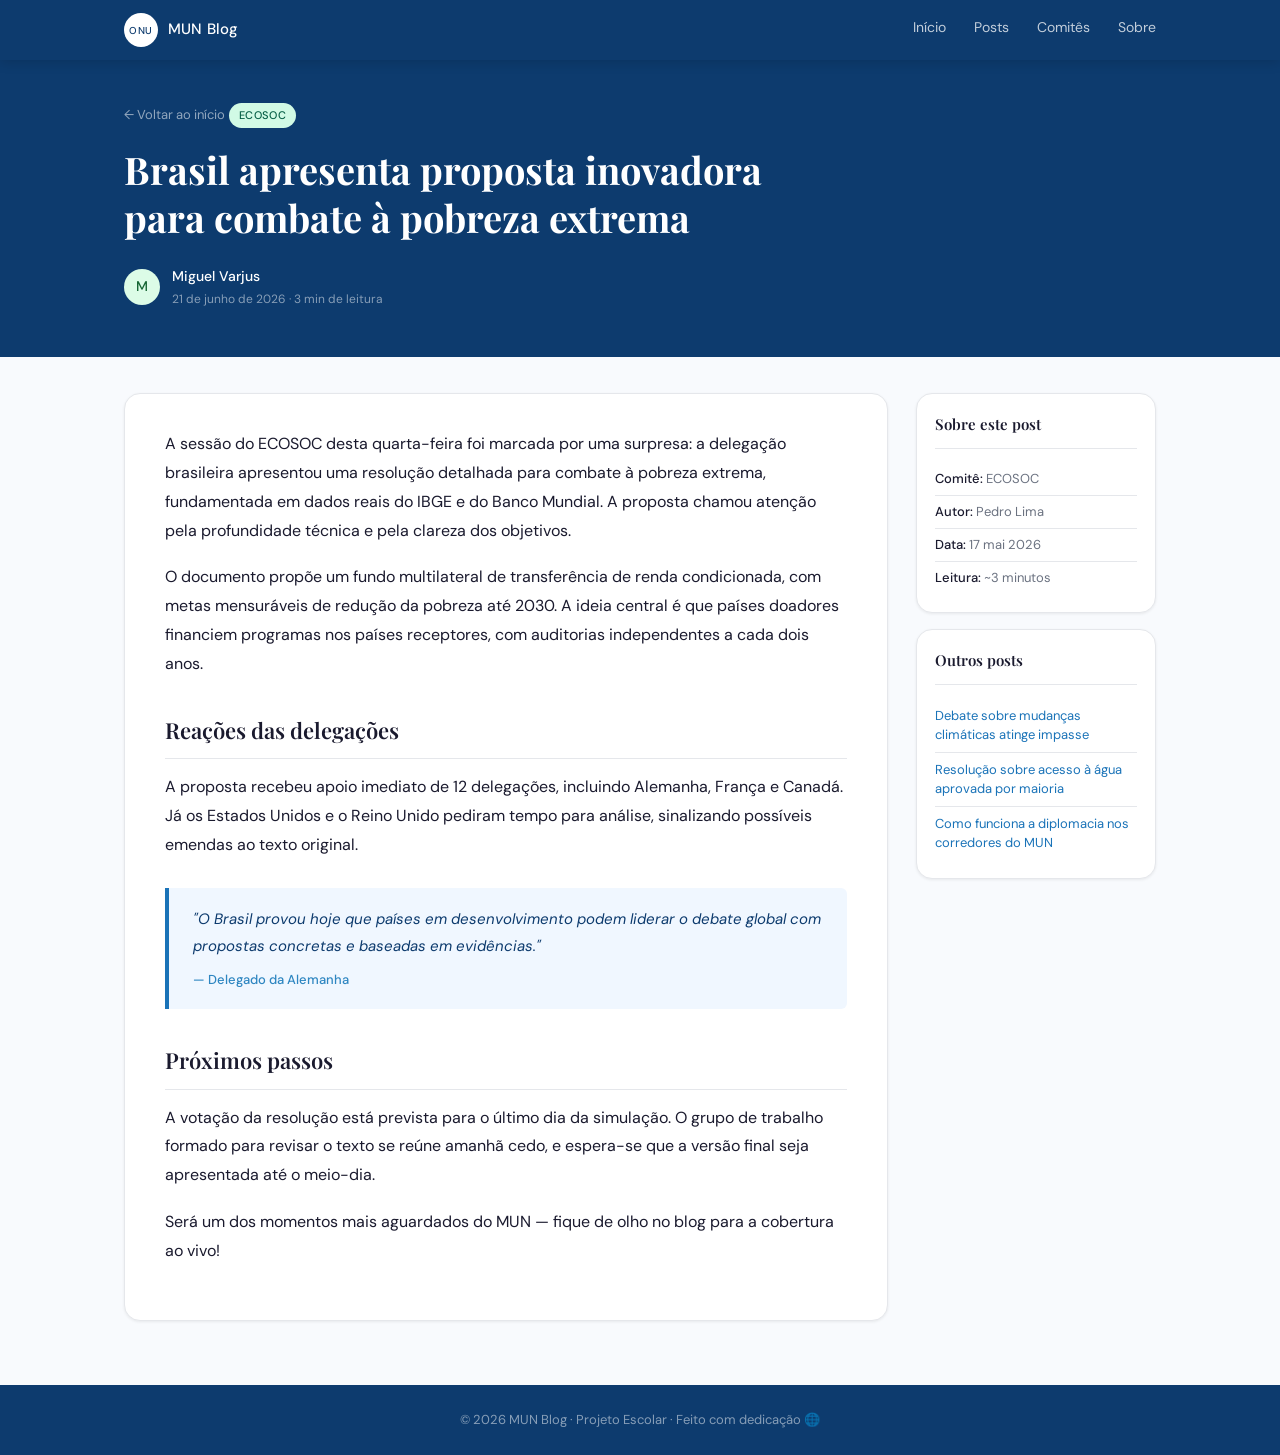
<file: post-ecosoc.html>
<!DOCTYPE html>
<html lang="pt-BR">
<head>
  <meta charset="UTF-8" />
  <meta name="viewport" content="width=device-width, initial-scale=1.0" />
  <title>ECOSOC — MUN Blog</title>
  <link rel="stylesheet" href="style.css" />
  <link href="https://fonts.googleapis.com/css2?family=Playfair+Display:wght@600;700&family=DM+Sans:wght@300;400;500&display=swap" rel="stylesheet" />
</head>
<body>

  <nav class="navbar">
    <div class="navbar-inner">
      <div class="brand">
        <div class="un-logo">ONU</div>
        <span class="brand-name">MUN Blog</span>
      </div>
      <div class="nav-links">
        <a href="index.html">Início</a>
        <a href="posts.html">Posts</a>
        <a href="comites.html">Comitês</a>
        <a href="sobre.html">Sobre</a>
      </div>
      <button class="menu-btn" id="menuBtn">&#9776;</button>
    </div>
    <div class="mobile-menu" id="mobileMenu">
      <a href="index.html">Início</a>
      <a href="posts.html">Posts</a>
      <a href="comites.html">Comitês</a>
      <a href="sobre.html">Sobre</a>
      <a href="noticias.html">Notícias</a>
      <a href="salas.html">Salas</a>
    </div>
  </nav>

  <header class="post-hero">
    <div class="container">
      <a href="index.html" class="back-link">← Voltar ao início</a>
      <span class="post-tag tag-ecosoc" style="margin-bottom:16px;display:inline-block;">ECOSOC</span>
      <h1 class="post-title">Brasil apresenta proposta inovadora para combate à pobreza extrema</h1>
      <div class="post-byline">
        <div class="author-avatar" style="background:#dcfce7;color:#166534;width:36px;height:36px;font-size:14px;">M</div>
        <div>
          <span class="byline-author">Miguel Varjus</span>
          <span class="byline-date">21 de junho de 2026 · 3 min de leitura</span>
        </div>
      </div>
    </div>
  </header>

  <main class="main">
    <div class="container">
      <div class="post-layout">
        <article class="post-body">
          <p>A sessão do ECOSOC desta quarta-feira foi marcada por uma surpresa: a delegação brasileira apresentou uma resolução detalhada para combate à pobreza extrema, fundamentada em dados reais do IBGE e do Banco Mundial. A proposta chamou atenção pela profundidade técnica e pela clareza dos objetivos.</p>

          <p>O documento propõe um fundo multilateral de transferência de renda condicionada, com metas mensuráveis de redução da pobreza até 2030. A ideia central é que países doadores financiem programas nos países receptores, com auditorias independentes a cada dois anos.</p>

          <h2>Reações das delegações</h2>

          <p>A proposta recebeu apoio imediato de 12 delegações, incluindo Alemanha, França e Canadá. Já os Estados Unidos e o Reino Unido pediram tempo para análise, sinalizando possíveis emendas ao texto original.</p>

          <blockquote>
            "O Brasil provou hoje que países em desenvolvimento podem liderar o debate global com propostas concretas e baseadas em evidências."
            <cite>— Delegado da Alemanha</cite>
          </blockquote>

          <h2>Próximos passos</h2>

          <p>A votação da resolução está prevista para o último dia da simulação. O grupo de trabalho formado para revisar o texto se reúne amanhã cedo, e espera-se que a versão final seja apresentada até o meio-dia.</p>

          <p>Será um dos momentos mais aguardados do MUN — fique de olho no blog para a cobertura ao vivo!</p>
        </article>

        <aside class="sidebar post-sidebar">
          <div class="sidebar-card">
            <h4>Sobre este post</h4>
            <ul class="meta-list">
              <li><strong>Comitê:</strong> ECOSOC</li>
              <li><strong>Autor:</strong> Pedro Lima</li>
              <li><strong>Data:</strong> 17 mai 2026</li>
              <li><strong>Leitura:</strong> ~3 minutos</li>
            </ul>
          </div>
          <div class="sidebar-card">
            <h4>Outros posts</h4>
            <ul class="related-list">
              <li><a href="post-conselho.html">Debate sobre mudanças climáticas atinge impasse</a></li>
              <li><a href="post-assembleia.html">Resolução sobre acesso à água aprovada por maioria</a></li>
              <li><a href="post-bastidores.html">Como funciona a diplomacia nos corredores do MUN</a></li>
            </ul>
          </div>
        </aside>
      </div>
    </div>
  </main>

  <footer class="footer">
    <div class="container">
      <p>© 2026 MUN Blog · Projeto Escolar · Feito com dedicação 🌐</p>
    </div>
  </footer>

  <script src="script.js"></script>
</body>
</html>
</file>
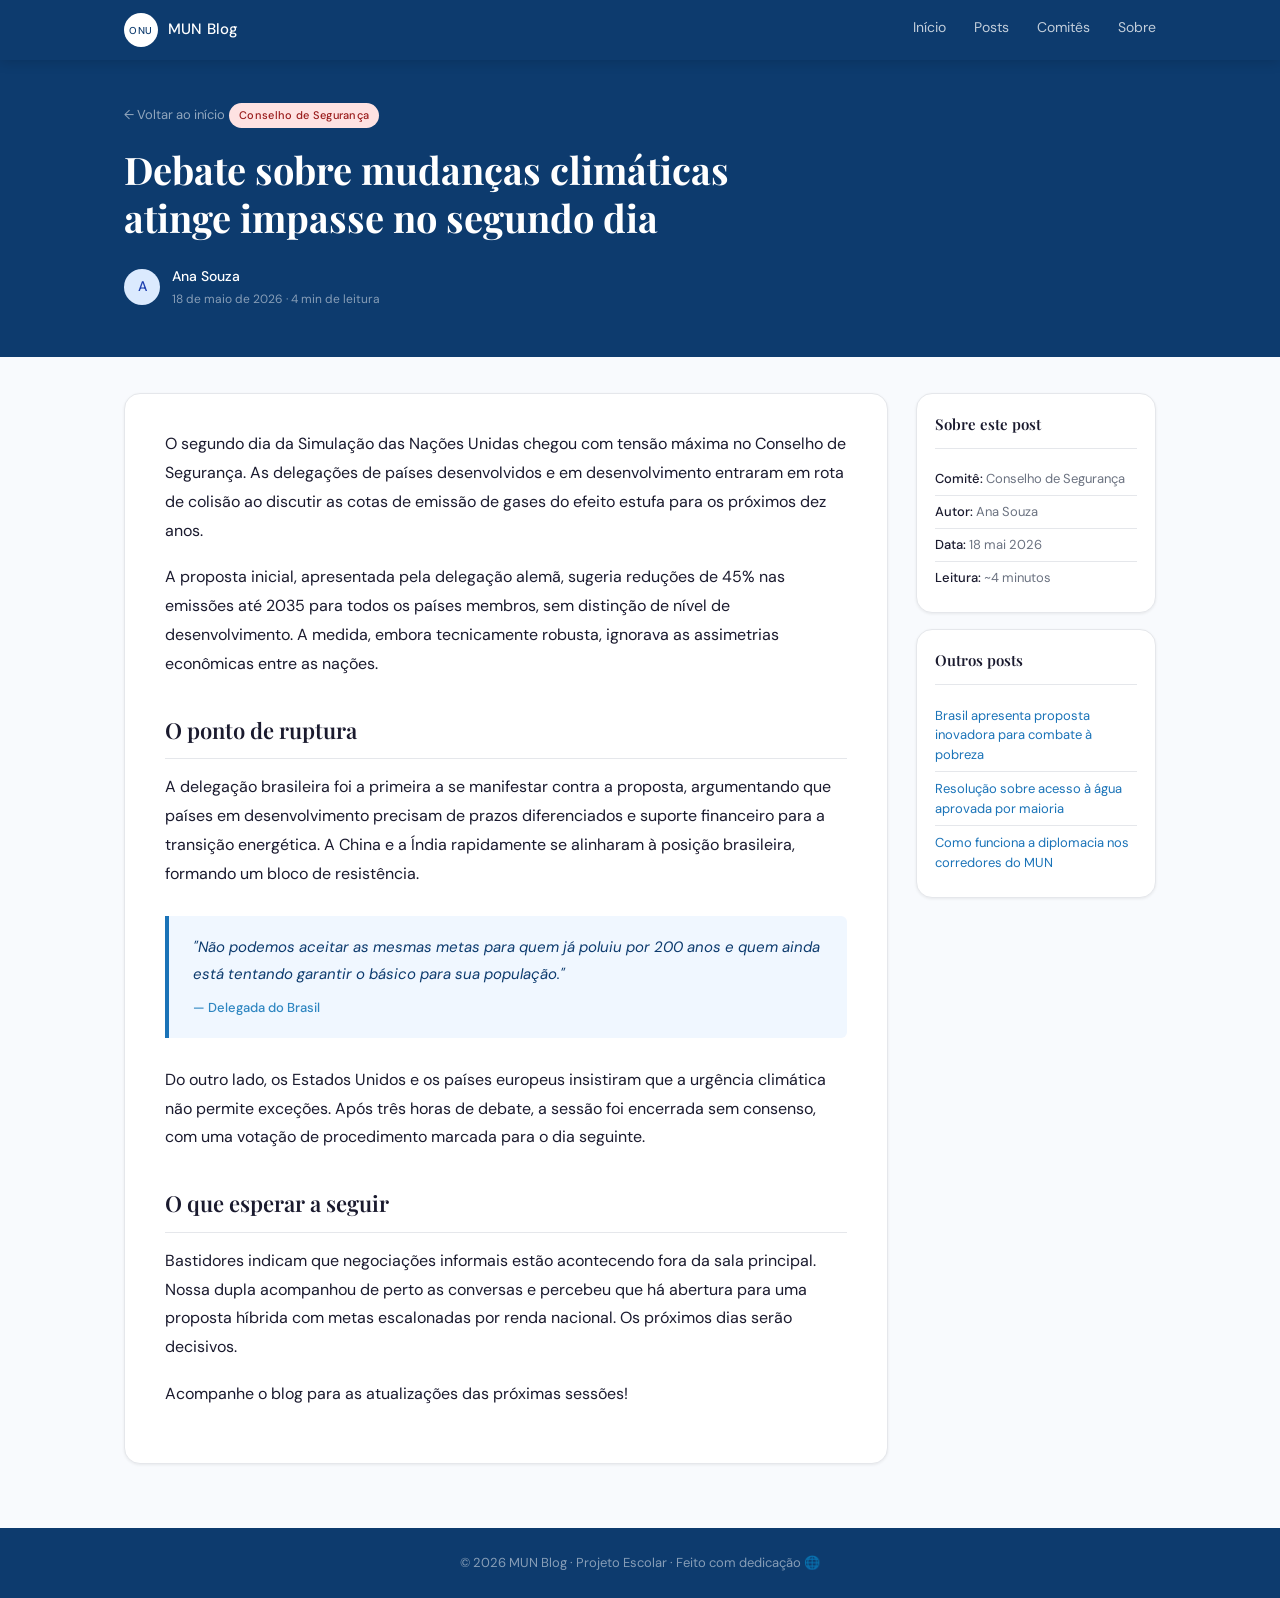
<file: post.html>
<!DOCTYPE html>
<html lang="pt-BR">
<head>
  <meta charset="UTF-8" />
  <meta name="viewport" content="width=device-width, initial-scale=1.0" />
  <title>Título do Post — MUN Blog</title>
  <link rel="stylesheet" href="style.css" />
  <link href="https://fonts.googleapis.com/css2?family=Playfair+Display:wght@600;700&family=DM+Sans:wght@300;400;500&display=swap" rel="stylesheet" />
</head>
<body>

  <!-- NAVBAR -->
  <nav class="navbar">
    <div class="navbar-inner">
      <div class="brand">
        <div class="un-logo">ONU</div>
        <span class="brand-name">MUN Blog</span>
      </div>
      <div class="nav-links">
        <a href="index.html">Início</a>
        <a href="#">Posts</a>
        <a href="#">Comitês</a>
        <a href="#">Sobre</a>
      </div>
      <button class="menu-btn" id="menuBtn">&#9776;</button>
    </div>
    <div class="mobile-menu" id="mobileMenu">
      <a href="index.html">Início</a>
      <a href="#">Posts</a>
      <a href="#">Comitês</a>
      <a href="#">Sobre</a>
    </div>
  </nav>

  <!-- ARTICLE HERO -->
  <header class="post-hero">
    <div class="container">
      <a href="index.html" class="back-link">← Voltar ao início</a>
      <span class="post-tag tag-security" style="margin-bottom:16px;display:inline-block;">Conselho de Segurança</span>
      <!-- Troque a tag acima pela categoria correta do seu post -->
      <h1 class="post-title">Debate sobre mudanças climáticas atinge impasse no segundo dia</h1>
      <!-- Troque pelo título do seu post -->
      <div class="post-byline">
        <div class="author-avatar" style="background:#dbeafe;color:#1e40af;width:36px;height:36px;font-size:14px;">A</div>
        <div>
          <span class="byline-author">Ana Souza</span>
          <!-- Troque pelo nome do autor -->
          <span class="byline-date">18 de maio de 2026 · 4 min de leitura</span>
        </div>
      </div>
    </div>
  </header>

  <!-- ARTICLE CONTENT -->
  <main class="main">
    <div class="container">
      <div class="post-layout">

        <article class="post-body">

          <!-- 
            COMO ESCREVER SEU POST:
            - Edite o texto dentro das tags <p>, <h2>, <blockquote> etc.
            - Use <h2> para subtítulos dentro do artigo
            - Use <blockquote> para destacar citações importantes
            - Use <strong> para negrito
          -->

          <p>O segundo dia da Simulação das Nações Unidas chegou com tensão máxima no Conselho de Segurança. As delegações de países desenvolvidos e em desenvolvimento entraram em rota de colisão ao discutir as cotas de emissão de gases do efeito estufa para os próximos dez anos.</p>

          <p>A proposta inicial, apresentada pela delegação alemã, sugeria reduções de 45% nas emissões até 2035 para todos os países membros, sem distinção de nível de desenvolvimento. A medida, embora tecnicamente robusta, ignorava as assimetrias econômicas entre as nações.</p>

          <h2>O ponto de ruptura</h2>

          <p>A delegação brasileira foi a primeira a se manifestar contra a proposta, argumentando que países em desenvolvimento precisam de prazos diferenciados e suporte financeiro para a transição energética. A China e a Índia rapidamente se alinharam à posição brasileira, formando um bloco de resistência.</p>

          <blockquote>
            "Não podemos aceitar as mesmas metas para quem já poluiu por 200 anos e quem ainda está tentando garantir o básico para sua população."
            <cite>— Delegada do Brasil</cite>
          </blockquote>

          <p>Do outro lado, os Estados Unidos e os países europeus insistiram que a urgência climática não permite exceções. Após três horas de debate, a sessão foi encerrada sem consenso, com uma votação de procedimento marcada para o dia seguinte.</p>

          <h2>O que esperar a seguir</h2>

          <p>Bastidores indicam que negociações informais estão acontecendo fora da sala principal. Nossa dupla acompanhou de perto as conversas e percebeu que há abertura para uma proposta híbrida com metas escalonadas por renda nacional. Os próximos dias serão decisivos.</p>

          <p>Acompanhe o blog para as atualizações das próximas sessões!</p>

        </article>

        <!-- POST SIDEBAR -->
        <aside class="sidebar post-sidebar">
          <div class="sidebar-card">
            <h4>Sobre este post</h4>
            <ul class="meta-list">
              <li><strong>Comitê:</strong> Conselho de Segurança</li>
              <li><strong>Autor:</strong> Ana Souza</li>
              <li><strong>Data:</strong> 18 mai 2026</li>
              <li><strong>Leitura:</strong> ~4 minutos</li>
            </ul>
          </div>
          <div class="sidebar-card">
            <h4>Outros posts</h4>
            <ul class="related-list">
              <li><a href="post.html">Brasil apresenta proposta inovadora para combate à pobreza</a></li>
              <li><a href="post.html">Resolução sobre acesso à água aprovada por maioria</a></li>
              <li><a href="post.html">Como funciona a diplomacia nos corredores do MUN</a></li>
            </ul>
          </div>
        </aside>

      </div>
    </div>
  </main>

  <footer class="footer">
    <div class="container">
      <p>© 2026 MUN Blog · Projeto Escolar · Feito com dedicação 🌐</p>
    </div>
  </footer>

  <script src="script.js"></script>
</body>
</html>
</file>
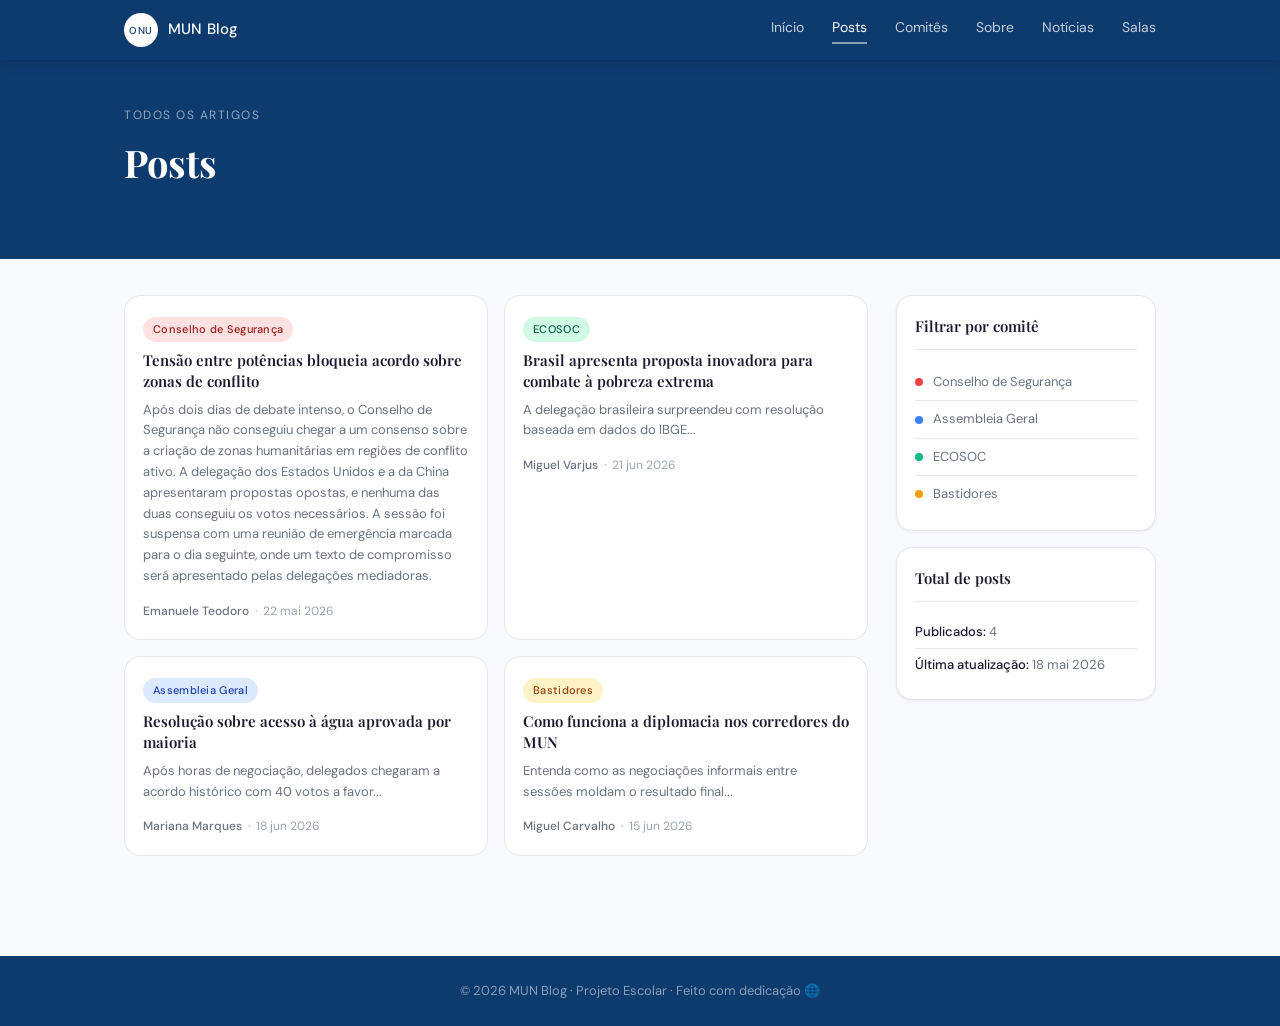
<file: posts.html>
<!DOCTYPE html>
<html lang="pt-BR">
<head>
  <meta charset="UTF-8" />
  <meta name="viewport" content="width=device-width, initial-scale=1.0" />
  <title>Posts — MUN Blog</title>
  <link rel="stylesheet" href="style.css" />
  <link href="https://fonts.googleapis.com/css2?family=Playfair+Display:wght@600;700&family=DM+Sans:wght@300;400;500&display=swap" rel="stylesheet" />
</head>
<body>

  <nav class="navbar">
    <div class="navbar-inner">
      <div class="brand">
        <div class="un-logo">ONU</div>
        <span class="brand-name">MUN Blog</span>
      </div>
      <div class="nav-links">
        <a href="index.html">Início</a>
        <a href="posts.html" class="active">Posts</a>
        <a href="comites.html">Comitês</a>
        <a href="sobre.html">Sobre</a>
        <a href="noticias.html">Notícias</a>
        <a href="salas.html">Salas</a>
      </div>
      <button class="menu-btn" id="menuBtn">&#9776;</button>
    </div>
    <div class="mobile-menu" id="mobileMenu">
      <a href="index.html">Início</a>
      <a href="posts.html">Posts</a>
      <a href="comites.html">Comitês</a>
      <a href="sobre.html">Sobre</a>
    </div>
  </nav>

  <header class="post-hero">
    <div class="container">
      <span class="hero-eyebrow">Todos os artigos</span>
      <h1 class="post-title">Posts</h1>
    </div>
  </header>

  <main class="main">
    <div class="container">
      <div class="layout">
        <div class="left-col">
          <section class="section">
            <div class="posts-grid">

              <article class="post-card">
                <a href="post-conselho.html">
                  <span class="post-tag tag-security">Conselho de Segurança</span>
                  <h3>Tensão entre potências bloqueia acordo sobre zonas de conflito</h3>
                  <p>Após dois dias de debate intenso, o Conselho de Segurança não conseguiu chegar a um consenso sobre a criação de zonas humanitárias em regiões de conflito ativo. A delegação dos Estados Unidos e a da China apresentaram propostas opostas, e nenhuma das duas conseguiu os votos necessários. A sessão foi suspensa com uma reunião de emergência marcada para o dia seguinte, onde um texto de compromisso será apresentado pelas delegações mediadoras.</p>
                  <div class="post-meta">
                    <span class="meta-author">Emanuele Teodoro</span>
                    <span class="meta-dot">·</span>
                    <span>22 mai 2026</span>
                  </div>
                </a>
              </article>

              <article class="post-card">
                <a href="post-ecosoc.html">
                  <span class="post-tag tag-ecosoc">ECOSOC</span>
                  <h3>Brasil apresenta proposta inovadora para combate à pobreza extrema</h3>
                  <p>A delegação brasileira surpreendeu com resolução baseada em dados do IBGE...</p>
                  <div class="post-meta">
                    <span class="meta-author">Miguel Varjus</span>
                    <span class="meta-dot">·</span>
                    <span>21 jun 2026</span>
                  </div>
                </a>
              </article>

              <article class="post-card">
                <a href="post-assembleia.html">
                  <span class="post-tag tag-assembly">Assembleia Geral</span>
                  <h3>Resolução sobre acesso à água aprovada por maioria</h3>
                  <p>Após horas de negociação, delegados chegaram a acordo histórico com 40 votos a favor...</p>
                  <div class="post-meta">
                    <span class="meta-author">Mariana Marques</span>
                    <span class="meta-dot">·</span>
                    <span>18 jun 2026</span>
                  </div>
                </a>
              </article>

              <article class="post-card">
                <a href="post-bastidores.html">
                  <span class="post-tag tag-backstage">Bastidores</span>
                  <h3>Como funciona a diplomacia nos corredores do MUN</h3>
                  <p>Entenda como as negociações informais entre sessões moldam o resultado final...</p>
                  <div class="post-meta">
                    <span class="meta-author">Miguel Carvalho</span>
                    <span class="meta-dot">·</span>
                    <span>15 jun 2026</span>
                  </div>
                </a>
              </article>

            </div>
          </section>
        </div>

        <aside class="sidebar">
          <div class="sidebar-card">
            <h4>Filtrar por comitê</h4>
            <ul class="committee-list">
              <li><span class="committee-dot dot-security"></span>Conselho de Segurança</li>
              <li><span class="committee-dot dot-assembly"></span>Assembleia Geral</li>
              <li><span class="committee-dot dot-ecosoc"></span>ECOSOC</li>
              <li><span class="committee-dot" style="background:#f59e0b"></span>Bastidores</li>
            </ul>
          </div>
          <div class="sidebar-card">
            <h4>Total de posts</h4>
            <ul class="meta-list">
              <li><strong>Publicados:</strong> 4</li>
              <li><strong>Última atualização:</strong> 18 mai 2026</li>
            </ul>
          </div>
        </aside>
      </div>
    </div>
  </main>

  <footer class="footer">
    <div class="container">
      <p>© 2026 MUN Blog · Projeto Escolar · Feito com dedicação 🌐</p>
    </div>
  </footer>

  <script src="script.js"></script>
</body>
</html>
</file>
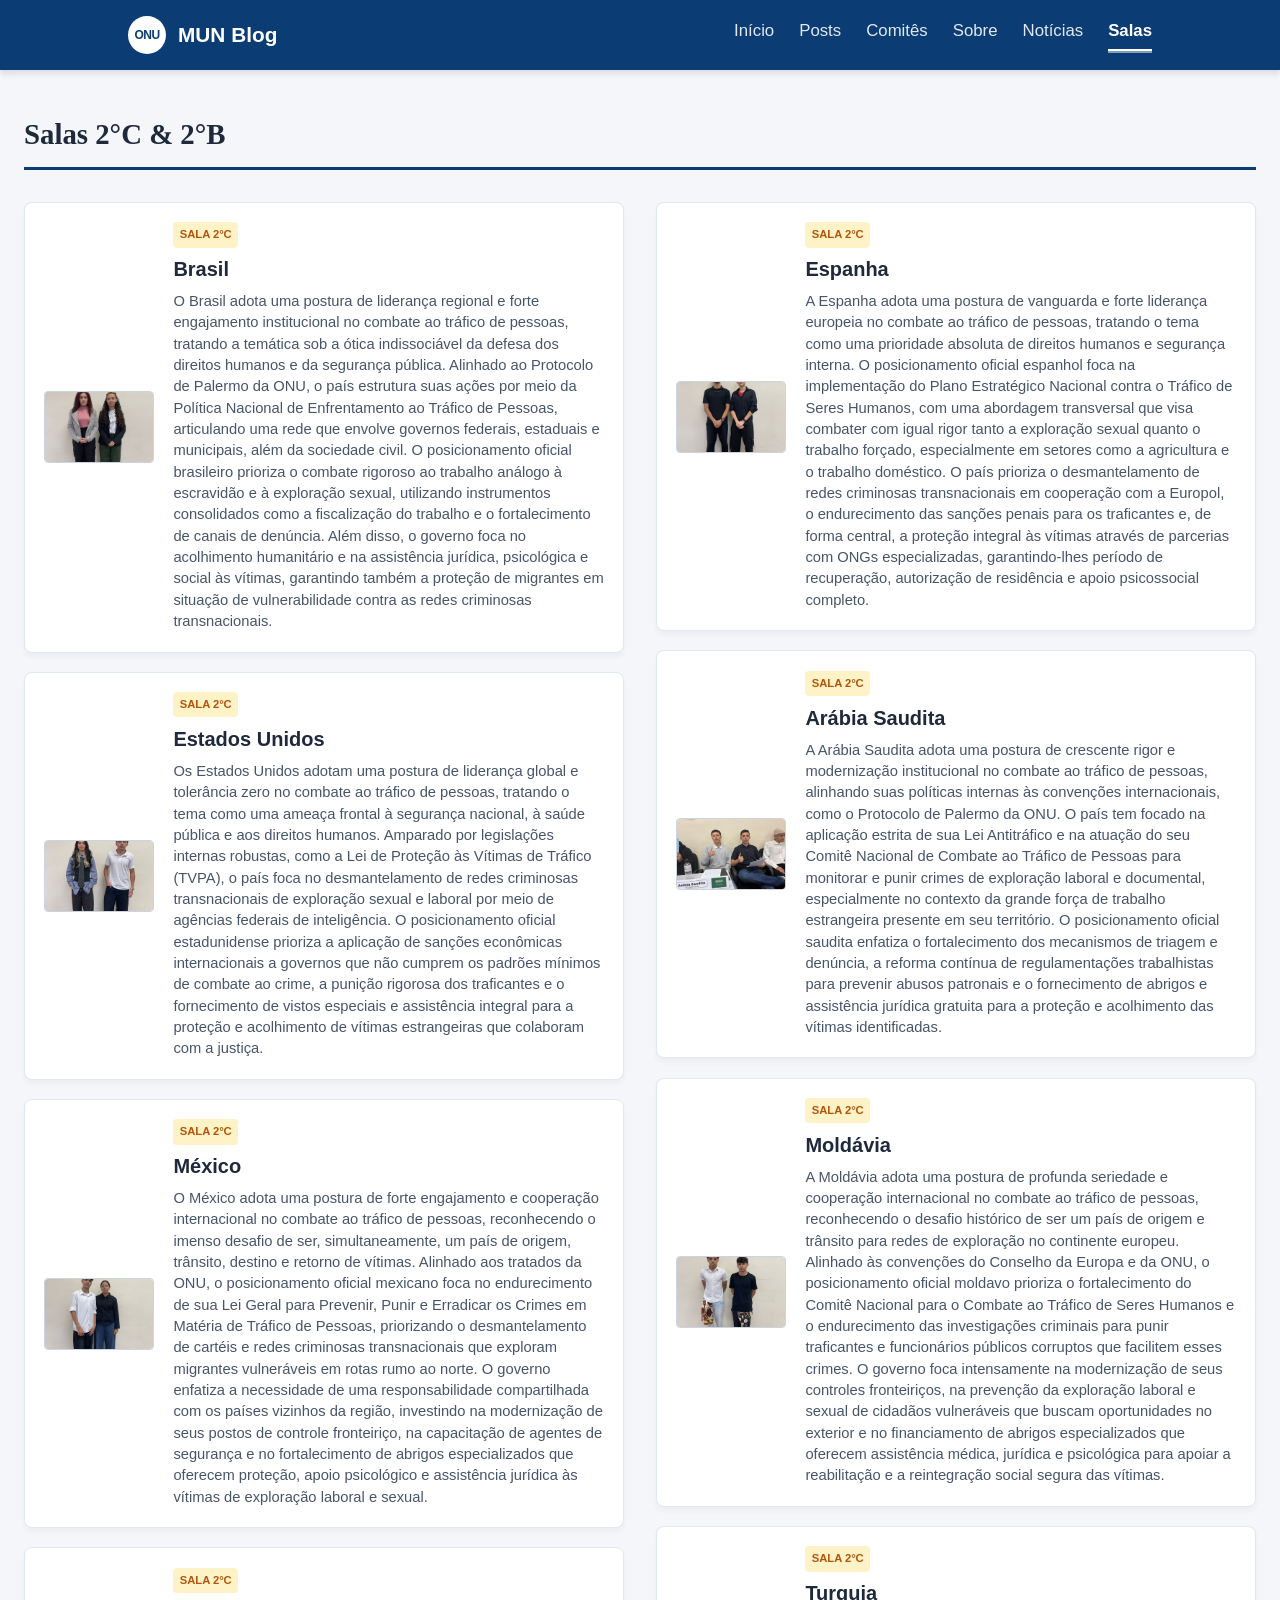
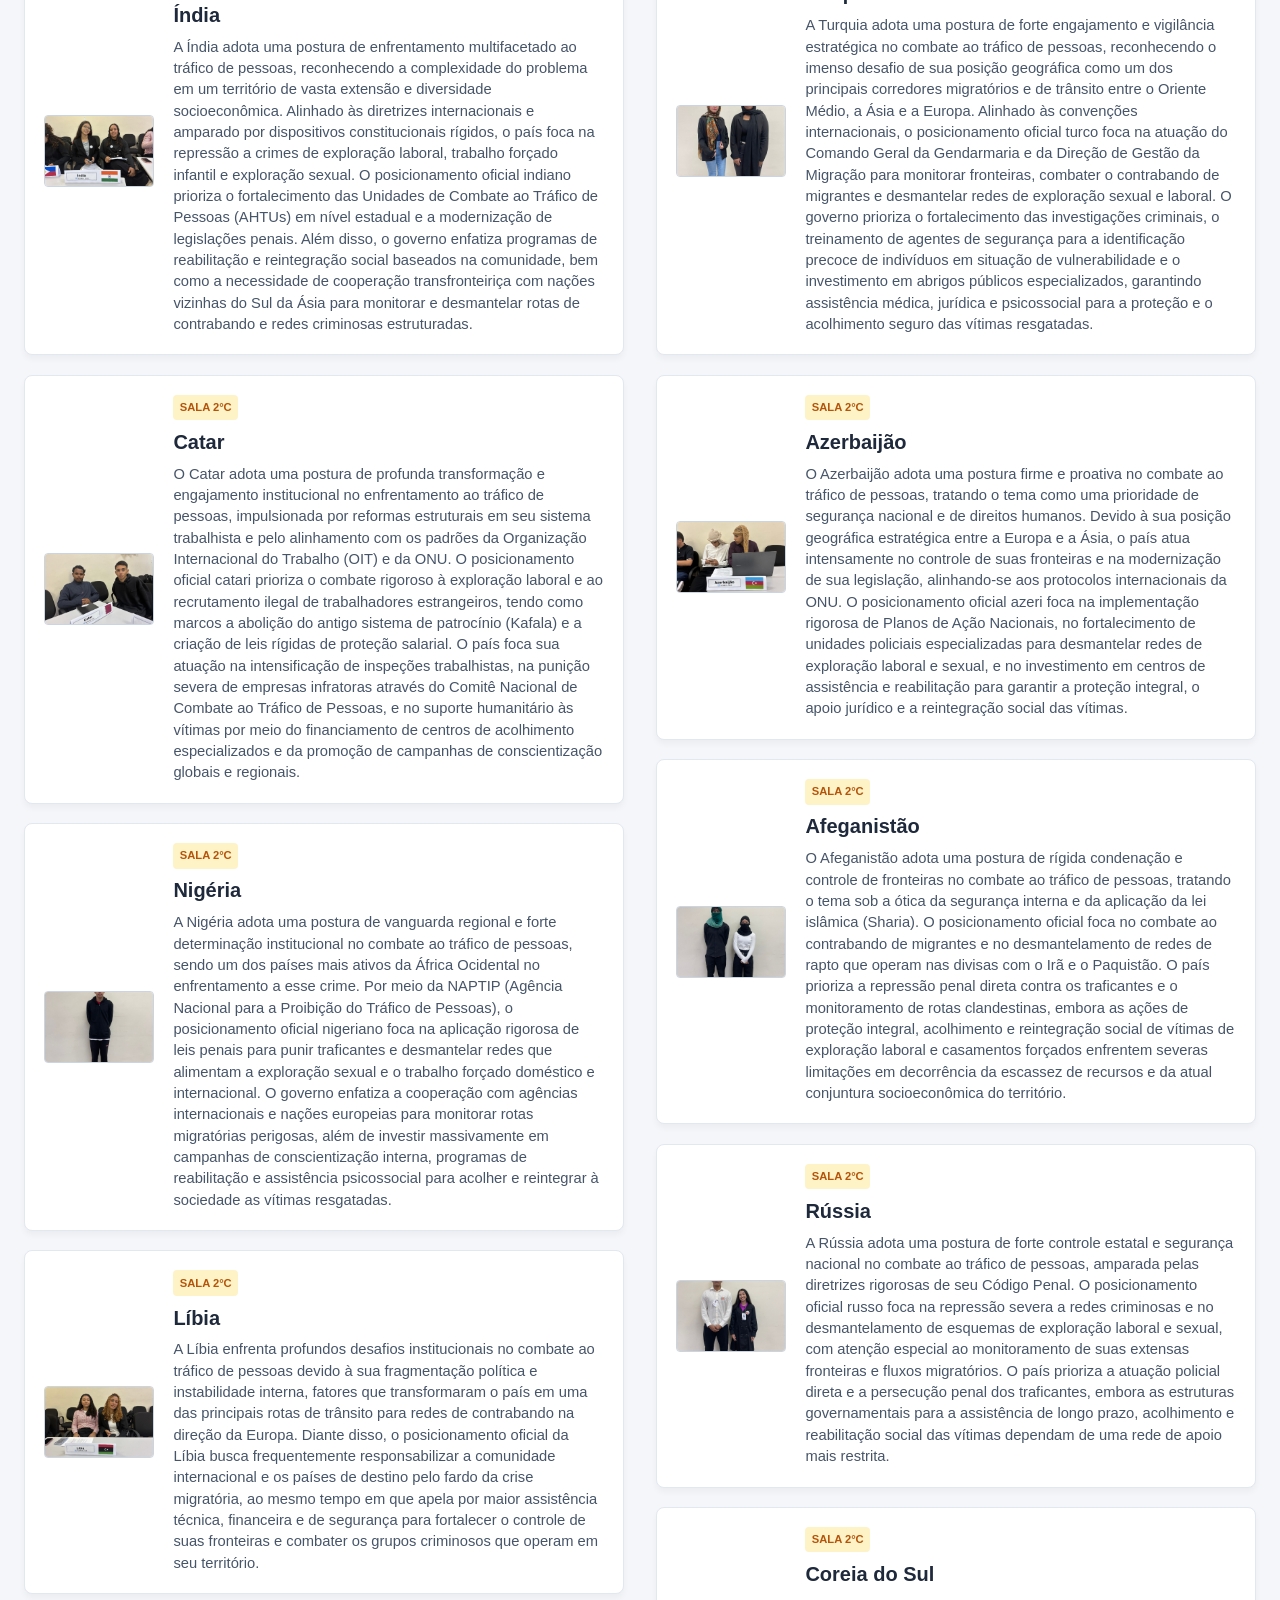
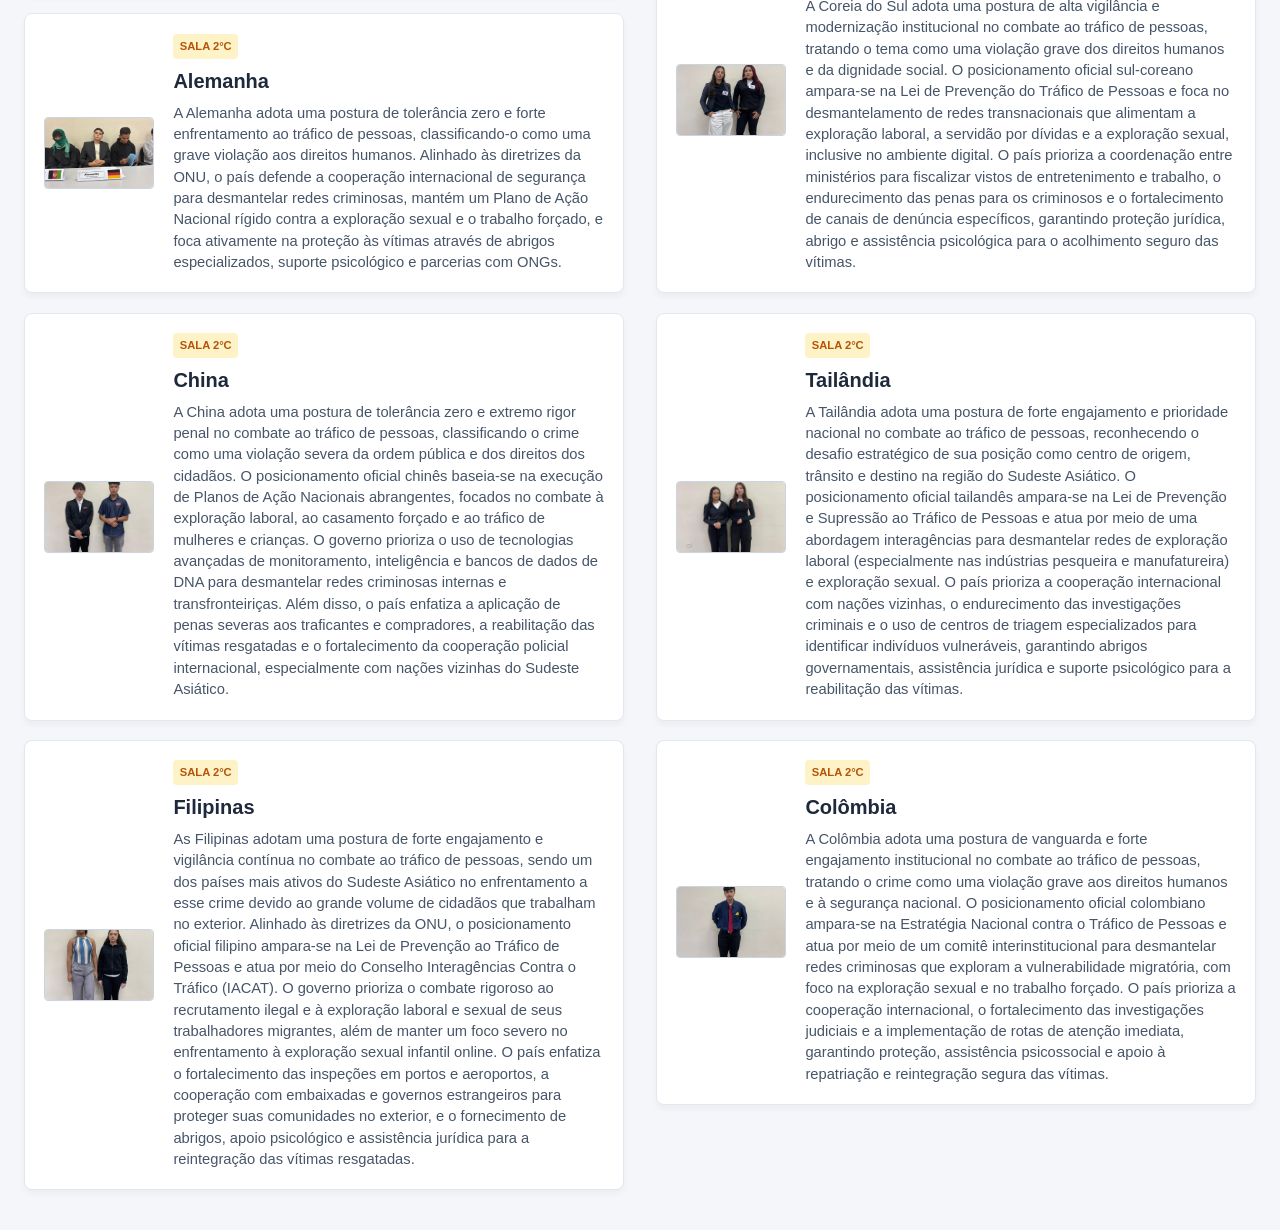
<file: salas.html>
<!DOCTYPE html>
<html lang="pt-BR">
<head>
    <meta charset="UTF-8">
    <meta name="viewport" content="width=device-width, initial-scale=1.0">
    <title>Salas - Simulação</title>
    <link rel="stylesheet" href="style.css"> 
    
    <style>
        /* ==================================================================
           ESTILO DO CABEÇALHO CLONADO DO SEU SITE (FOTO)
           ================================================================== */
        nav {
            background-color: #0b3c74; /* Tom exato de azul escuro do seu print */
            padding: 1rem 10%; /* Dá o espaçamento interno ideal para as laterais */
            display: flex;
            justify-content: space-between; /* Joga o logo para a esquerda e links para a direita */
            align-items: center;
            box-shadow: 0 4px 6px rgba(0,0,0,0.1);
            font-family: 'Segoe UI', Tahoma, Geneva, Verdana, sans-serif;
        }

        /* Área do Logo à esquerda */
        .nav-logo {
            display: flex;
            align-items: center;
            gap: 12px;
            color: #ffffff;
            font-weight: 700;
            font-size: 1.3rem;
            text-decoration: none;
        }

        .logo-circulo {
            background-color: #ffffff;
            color: #0b3c74;
            font-size: 0.75rem;
            font-weight: 800;
            width: 38px;
            height: 38px;
            border-radius: 50%;
            display: flex;
            align-items: center;
            justify-content: center;
            letter-spacing: -0.5px;
        }

        /* Links de navegação à direita */
        .nav-links {
            display: flex;
            gap: 25px;
        }

        .nav-links a {
            color: #e2e8f0;
            text-decoration: none;
            font-weight: 500;
            font-size: 1.05rem;
            padding-bottom: 6px;
            position: relative;
            transition: color 0.2s;
        }

        .nav-links a:hover {
            color: #ffffff;
        }

        /* Efeito da linha branca embutida no link ativo ("Salas") */
        .nav-links a.active {
            color: #ffffff;
            font-weight: 600;
        }

        .nav-links a.active::after {
            content: '';
            position: absolute;
            left: 0;
            bottom: 0;
            width: 100%;
            height: 2px;
            background-color: #ffffff; /* Linha branca idêntica ao print */
        }

        /* ==================================================================
           ESTILIZAÇÃO DO CONTEÚDO DAS SALAS
           ================================================================== */
        body {
            margin: 0;
            padding: 0;
            background-color: #f4f6f9;
        }

        .container-salas-layout {
            max-width: 1400px;
            margin: 2.5rem auto;
            padding: 0 1.5rem;
            font-family: sans-serif;
        }

        .section-title {
            font-size: 1.8rem;
            color: #1e293b;
            border-bottom: 3px solid #0b3c74;
            padding-bottom: 0.5rem;
            margin-bottom: 2rem;
            text-align: center;
        }

        /* Container que segura as duas colunas lado a lado */
        .duas-colunas {
            display: grid;
            grid-template-columns: 1fr 1fr; /* Divide em duas colunas iguais */
            gap: 2rem;
        }

        /* Se a tela for de celular, as colunas ficam uma embaixo da outra */
        @media (max-width: 992px) {
            .duas-colunas { 
                grid-template-columns: 1fr;
                gap: 1.2rem;
            }
        }

        .grid-paises {
            display: flex;
            flex-direction: column;
            gap: 1.2rem;
        }
        
        .card-pais {
            background: #ffffff;
            border-radius: 8px;
            padding: 1.2rem;
            box-shadow: 0 4px 6px rgba(0,0,0,0.04);
            border: 1px solid #e2e8f0;
            display: flex;
            gap: 1.2rem;
            align-items: center;
        }
        
        .foto-pais {
            width: 110px;
            height: 72px;
            background-color: #e2e8f0;
            border-radius: 4px;
            object-fit: cover;
            border: 1px solid #cbd5e1;
            flex-shrink: 0;
        }

        .info-pais {
            display: flex;
            flex-direction: column;
            gap: 0.3rem;
        }

        .info-pais h3 { 
            margin: 0; 
            color: #1e293b; 
            font-size: 1.25rem;
        }

        .info-pais p { 
            margin: 0; 
            font-size: 0.92rem;
            line-height: 1.45; 
            color: #475569;
        }

        .tag-sala {
            align-self: flex-start;
            font-size: 0.7rem;
            font-weight: bold;
            padding: 0.2rem 0.4rem;
            border-radius: 4px;
        }
        .tag-2c { background-color: #fef3c7; color: #b45309; }
    </style>
</head>
<body>

    <nav>
        <a href="index.html" class="nav-logo">
            <div class="logo-circulo">ONU</div>
            <span>MUN Blog</span>
        </a>

        <div class="nav-links">
            <a href="index.html">Início</a>
            <a href="posts.html">Posts</a>
            <a href="comites.html">Comitês</a>
            <a href="sobre.html">Sobre</a>
            <a href="noticias.html">Notícias</a>
            <a href="salas.html" class="active">Salas</a>
        </div>
    </nav>

    <main class="container-salas-layout">
        
        <section>
            <h2 class="section-title">Salas 2°C & 2°B</h2>
            
            <!-- Div que gerencia o sistema de duas colunas -->
            <div class="duas-colunas">
                <!-- Coluna 1 (Esquerda) -->
                <div id="box-sala-2c-col1" class="grid-paises"></div>
                
                <!-- Coluna 2 (Direita) -->
                <div id="box-sala-2c-col2" class="grid-paises"></div>
            </div>
        </section>

    </main>

    <script>
        // Lista base dos 21 países
        const paisesBase = [
            { nome: "Brasil", foto: "Fotos%20onu/brasil.jpeg", descricao: "O Brasil adota uma postura de liderança regional e forte engajamento institucional no combate ao tráfico de pessoas, tratando a temática sob a ótica indissociável da defesa dos direitos humanos e da segurança pública. Alinhado ao Protocolo de Palermo da ONU, o país estrutura suas ações por meio da Política Nacional de Enfrentamento ao Tráfico de Pessoas, articulando uma rede que envolve governos federais, estaduais e municipais, além da sociedade civil. O posicionamento oficial brasileiro prioriza o combate rigoroso ao trabalho análogo à escravidão e à exploração sexual, utilizando instrumentos consolidados como a fiscalização do trabalho e o fortalecimento de canais de denúncia. Além disso, o governo foca no acolhimento humanitário e na assistência jurídica, psicológica e social às vítimas, garantindo também a proteção de migrantes em situação de vulnerabilidade contra as redes criminosas transnacionais." },
            { nome: "Estados Unidos", foto: "Fotos%20onu/eua.jpeg", descricao: "Os Estados Unidos adotam uma postura de liderança global e tolerância zero no combate ao tráfico de pessoas, tratando o tema como uma ameaça frontal à segurança nacional, à saúde pública e aos direitos humanos. Amparado por legislações internas robustas, como a Lei de Proteção às Vítimas de Tráfico (TVPA), o país foca no desmantelamento de redes criminosas transnacionais de exploração sexual e laboral por meio de agências federais de inteligência. O posicionamento oficial estadunidense prioriza a aplicação de sanções econômicas internacionais a governos que não cumprem os padrões mínimos de combate ao crime, a punição rigorosa dos traficantes e o fornecimento de vistos especiais e assistência integral para a proteção e acolhimento de vítimas estrangeiras que colaboram com a justiça." },
            { nome: "México", foto: "Fotos%20onu/méxico.jpeg", descricao: "O México adota uma postura de forte engajamento e cooperação internacional no combate ao tráfico de pessoas, reconhecendo o imenso desafio de ser, simultaneamente, um país de origem, trânsito, destino e retorno de vítimas. Alinhado aos tratados da ONU, o posicionamento oficial mexicano foca no endurecimento de sua Lei Geral para Prevenir, Punir e Erradicar os Crimes em Matéria de Tráfico de Pessoas, priorizando o desmantelamento de cartéis e redes criminosas transnacionais que exploram migrantes vulneráveis em rotas rumo ao norte. O governo enfatiza a necessidade de uma responsabilidade compartilhada com os países vizinhos da região, investindo na modernização de seus postos de controle fronteiriço, na capacitação de agentes de segurança e no fortalecimento de abrigos especializados que oferecem proteção, apoio psicológico e assistência jurídica às vítimas de exploração laboral e sexual." },
            { nome: "Índia", foto: "Fotos%20onu/india.jpeg", descricao: "A Índia adota uma postura de enfrentamento multifacetado ao tráfico de pessoas, reconhecendo a complexidade do problema em um território de vasta extensão e diversidade socioeconômica. Alinhado às diretrizes internacionais e amparado por dispositivos constitucionais rígidos, o país foca na repressão a crimes de exploração laboral, trabalho forçado infantil e exploração sexual. O posicionamento oficial indiano prioriza o fortalecimento das Unidades de Combate ao Tráfico de Pessoas (AHTUs) em nível estadual e a modernização de legislações penais. Além disso, o governo enfatiza programas de reabilitação e reintegração social baseados na comunidade, bem como a necessidade de cooperação transfronteiriça com nações vizinhas do Sul da Ásia para monitorar e desmantelar rotas de contrabando e redes criminosas estruturadas." },
            { nome: "Catar", foto: "Fotos%20onu/catar.jpeg", descricao: "O Catar adota uma postura de profunda transformação e engajamento institucional no enfrentamento ao tráfico de pessoas, impulsionada por reformas estruturais em seu sistema trabalhista e pelo alinhamento com os padrões da Organização Internacional do Trabalho (OIT) e da ONU. O posicionamento oficial catari prioriza o combate rigoroso à exploração laboral e ao recrutamento ilegal de trabalhadores estrangeiros, tendo como marcos a abolição do antigo sistema de patrocínio (Kafala) e a criação de leis rígidas de proteção salarial. O país foca sua atuação na intensificação de inspeções trabalhistas, na punição severa de empresas infratoras através do Comitê Nacional de Combate ao Tráfico de Pessoas, e no suporte humanitário às vítimas por meio do financiamento de centros de acolhimento especializados e da promoção de campanhas de conscientização globais e regionais." },
            { nome: "Nigéria", foto: "Fotos%20onu/nigeria.jpeg", descricao: "A Nigéria adota uma postura de vanguarda regional e forte determinação institucional no combate ao tráfico de pessoas, sendo um dos países mais ativos da África Ocidental no enfrentamento a esse crime. Por meio da NAPTIP (Agência Nacional para a Proibição do Tráfico de Pessoas), o posicionamento oficial nigeriano foca na aplicação rigorosa de leis penais para punir traficantes e desmantelar redes que alimentam a exploração sexual e o trabalho forçado doméstico e internacional. O governo enfatiza a cooperação com agências internacionais e nações europeias para monitorar rotas migratórias perigosas, além de investir massivamente em campanhas de conscientização interna, programas de reabilitação e assistência psicossocial para acolher e reintegrar à sociedade as vítimas resgatadas." },
            { nome: "Líbia", foto: "Fotos%20onu/Libia.jpeg", descricao: "A Líbia enfrenta profundos desafios institucionais no combate ao tráfico de pessoas devido à sua fragmentação política e instabilidade interna, fatores que transformaram o país em uma das principais rotas de trânsito para redes de contrabando na direção da Europa. Diante disso, o posicionamento oficial da Líbia busca frequentemente responsabilizar a comunidade internacional e os países de destino pelo fardo da crise migratória, ao mesmo tempo em que apela por maior assistência técnica, financeira e de segurança para fortalecer o controle de suas fronteiras e combater os grupos criminosos que operam em seu território." },
            { nome: "Alemanha", foto: "Fotos%20onu/alemanha.jpeg", descricao: "A Alemanha adota uma postura de tolerância zero e forte enfrentamento ao tráfico de pessoas, classificando-o como uma grave violação aos direitos humanos. Alinhado às diretrizes da ONU, o país defende a cooperação internacional de segurança para desmantelar redes criminosas, mantém um Plano de Ação Nacional rígido contra a exploração sexual e o trabalho forçado, e foca ativamente na proteção às vítimas através de abrigos especializados, suporte psicológico e parcerias com ONGs." },
            { nome: "China", foto: "Fotos%20onu/china.jpeg", descricao: "A China adota uma postura de tolerância zero e extremo rigor penal no combate ao tráfico de pessoas, classificando o crime como uma violação severa da ordem pública e dos direitos dos cidadãos. O posicionamento oficial chinês baseia-se na execução de Planos de Ação Nacionais abrangentes, focados no combate à exploração laboral, ao casamento forçado e ao tráfico de mulheres e crianças. O governo prioriza o uso de tecnologias avançadas de monitoramento, inteligência e bancos de dados de DNA para desmantelar redes criminosas internas e transfronteiriças. Além disso, o país enfatiza a aplicação de penas severas aos traficantes e compradores, a reabilitação das vítimas resgatadas e o fortalecimento da cooperação policial internacional, especialmente com nações vizinhas do Sudeste Asiático." },
            { nome: "Filipinas", foto: "Fotos%20onu/filipinas.jpeg", descricao: "As Filipinas adotam uma postura de forte engajamento e vigilância contínua no combate ao tráfico de pessoas, sendo um dos países mais ativos do Sudeste Asiático no enfrentamento a esse crime devido ao grande volume de cidadãos que trabalham no exterior. Alinhado às diretrizes da ONU, o posicionamento oficial filipino ampara-se na Lei de Prevenção ao Tráfico de Pessoas e atua por meio do Conselho Interagências Contra o Tráfico (IACAT). O governo prioriza o combate rigoroso ao recrutamento ilegal e à exploração laboral e sexual de seus trabalhadores migrantes, além de manter um foco severo no enfrentamento à exploração sexual infantil online. O país enfatiza o fortalecimento das inspeções em portos e aeroportos, a cooperação com embaixadas e governos estrangeiros para proteger suas comunidades no exterior, e o fornecimento de abrigos, apoio psicológico e assistência jurídica para a reintegração das vítimas resgatadas." },
            { nome: "Espanha", foto: "Fotos%20onu/espanha.jpeg", descricao: "A Espanha adota uma postura de vanguarda e forte liderança europeia no combate ao tráfico de pessoas, tratando o tema como uma prioridade absoluta de direitos humanos e segurança interna. O posicionamento oficial espanhol foca na implementação do Plano Estratégico Nacional contra o Tráfico de Seres Humanos, com uma abordagem transversal que visa combater com igual rigor tanto a exploração sexual quanto o trabalho forçado, especialmente em setores como a agricultura e o trabalho doméstico. O país prioriza o desmantelamento de redes criminosas transnacionais em cooperação com a Europol, o endurecimento das sanções penais para os traficantes e, de forma central, a proteção integral às vítimas através de parcerias com ONGs especializadas, garantindo-lhes período de recuperação, autorização de residência e apoio psicossocial completo." },
            { nome: "Arábia Saudita", foto: "Fotos%20onu/arabia.jpeg", descricao: "A Arábia Saudita adota uma postura de crescente rigor e modernização institucional no combate ao tráfico de pessoas, alinhando suas políticas internas às convenções internacionais, como o Protocolo de Palermo da ONU. O país tem focado na aplicação estrita de sua Lei Antitráfico e na atuação do seu Comitê Nacional de Combate ao Tráfico de Pessoas para monitorar e punir crimes de exploração laboral e documental, especialmente no contexto da grande força de trabalho estrangeira presente em seu território. O posicionamento oficial saudita enfatiza o fortalecimento dos mecanismos de triagem e denúncia, a reforma contínua de regulamentações trabalhistas para prevenir abusos patronais e o fornecimento de abrigos e assistência jurídica gratuita para a proteção e acolhimento das vítimas identificadas." },
            { nome: "Moldávia", foto: "Fotos%20onu/moldavia.jpeg", descricao: "A Moldávia adota uma postura de profunda seriedade e cooperação internacional no combate ao tráfico de pessoas, reconhecendo o desafio histórico de ser um país de origem e trânsito para redes de exploração no continente europeu. Alinhado às convenções do Conselho da Europa e da ONU, o posicionamento oficial moldavo prioriza o fortalecimento do Comitê Nacional para o Combate ao Tráfico de Seres Humanos e o endurecimento das investigações criminais para punir traficantes e funcionários públicos corruptos que facilitem esses crimes. O governo foca intensamente na modernização de seus controles fronteiriços, na prevenção da exploração laboral e sexual de cidadãos vulneráveis que buscam oportunidades no exterior e no financiamento de abrigos especializados que oferecem assistência médica, jurídica e psicológica para apoiar a reabilitação e a reintegração social segura das vítimas." },
            { nome: "Turquia", foto: "Fotos%20onu/turquia.jpeg", descricao: "A Turquia adota uma postura de forte engajamento e vigilância estratégica no combate ao tráfico de pessoas, reconhecendo o imenso desafio de sua posição geográfica como um dos principais corredores migratórios e de trânsito entre o Oriente Médio, a Ásia e a Europa. Alinhado às convenções internacionais, o posicionamento oficial turco foca na atuação do Comando Geral da Gendarmaria e da Direção de Gestão da Migração para monitorar fronteiras, combater o contrabando de migrantes e desmantelar redes de exploração sexual e laboral. O governo prioriza o fortalecimento das investigações criminais, o treinamento de agentes de segurança para a identificação precoce de indivíduos em situação de vulnerabilidade e o investimento em abrigos públicos especializados, garantindo assistência médica, jurídica e psicossocial para a proteção e o acolhimento seguro das vítimas resgatadas." },
            { nome: "Azerbaijão", foto: "Fotos%20onu/Azerbaijão.jpeg", descricao: "O Azerbaijão adota uma postura firme e proativa no combate ao tráfico de pessoas, tratando o tema como uma prioridade de segurança nacional e de direitos humanos. Devido à sua posição geográfica estratégica entre a Europa e a Ásia, o país atua intensamente no controle de suas fronteiras e na modernização de sua legislação, alinhando-se aos protocolos internacionais da ONU. O posicionamento oficial azeri foca na implementação rigorosa de Planos de Ação Nacionais, no fortalecimento de unidades policiais especializadas para desmantelar redes de exploração laboral e sexual, e no investimento em centros de assistência e reabilitação para garantir a proteção integral, o apoio jurídico e a reintegração social das vítimas." },
            { nome: "Afeganistão", foto: "Fotos%20onu/afeganistao.jpeg", descricao: "O Afeganistão adota uma postura de rígida condenação e controle de fronteiras no combate ao tráfico de pessoas, tratando o tema sob a ótica da segurança interna e da aplicação da lei islâmica (Sharia). O posicionamento oficial foca no combate ao contrabando de migrantes e no desmantelamento de redes de rapto que operam nas divisas com o Irã e o Paquistão. O país prioriza a repressão penal direta contra os traficantes e o monitoramento de rotas clandestinas, embora as ações de proteção integral, acolhimento e reintegração social de vítimas de exploração laboral e casamentos forçados enfrentem severas limitações em decorrência da escassez de recursos e da atual conjuntura socioeconômica do território." },
            { nome: "Rússia", foto: "Fotos%20onu/russia.jpeg", descricao: "A Rússia adota uma postura de forte controle estatal e segurança nacional no combate ao tráfico de pessoas, amparada pelas diretrizes rigorosas de seu Código Penal. O posicionamento oficial russo foca na repressão severa a redes criminosas e no desmantelamento de esquemas de exploração laboral e sexual, com atenção especial ao monitoramento de suas extensas fronteiras e fluxos migratórios. O país prioriza a atuação policial direta e a persecução penal dos traficantes, embora as estruturas governamentais para a assistência de longo prazo, acolhimento e reabilitação social das vítimas dependam de uma rede de apoio mais restrita." },
            { nome: "Coreia do Sul", foto: "Fotos%20onu/coreia.jpeg", descricao: "A Coreia do Sul adota uma postura de alta vigilância e modernização institucional no combate ao tráfico de pessoas, tratando o tema como uma violação grave dos direitos humanos e da dignidade social. O posicionamento oficial sul-coreano ampara-se na Lei de Prevenção do Tráfico de Pessoas e foca no desmantelamento de redes transnacionais que alimentam a exploração laboral, a servidão por dívidas e a exploração sexual, inclusive no ambiente digital. O país prioriza a coordenação entre ministérios para fiscalizar vistos de entretenimento e trabalho, o endurecimento das penas para os criminosos e o fortalecimento de canais de denúncia específicos, garantindo proteção jurídica, abrigo e assistência psicológica para o acolhimento seguro das vítimas." },
            { nome: "Tailândia", foto: "Fotos%20onu/tailandia.jpeg", descricao: "A Tailândia adota uma postura de forte engajamento e prioridade nacional no combate ao tráfico de pessoas, reconhecendo o desafio estratégico de sua posição como centro de origem, trânsito e destino na região do Sudeste Asiático. O posicionamento oficial tailandês ampara-se na Lei de Prevenção e Supressão ao Tráfico de Pessoas e atua por meio de uma abordagem interagências para desmantelar redes de exploração laboral (especialmente nas indústrias pesqueira e manufatureira) e exploração sexual. O país prioriza a cooperação internacional com nações vizinhas, o endurecimento das investigações criminais e o uso de centros de triagem especializados para identificar indivíduos vulneráveis, garantindo abrigos governamentais, assistência jurídica e suporte psicológico para a reabilitação das vítimas." },
            { nome: "Colômbia", foto: "Fotos%20onu/colombia.jpeg", descricao: "A Colômbia adota uma postura de vanguarda e forte engajamento institucional no combate ao tráfico de pessoas, tratando o crime como uma violação grave aos direitos humanos e à segurança nacional. O posicionamento oficial colombiano ampara-se na Estratégia Nacional contra o Tráfico de Pessoas e atua por meio de um comitê interinstitucional para desmantelar redes criminosas que exploram a vulnerabilidade migratória, com foco na exploração sexual e no trabalho forçado. O país prioriza a cooperação internacional, o fortalecimento das investigações judiciais e a implementação de rotas de atenção imediata, garantindo proteção, assistência psicossocial e apoio à repatriação e reintegração segura das vítimas." }
        ];

        function gerarHtmlPaises(lista, classeTag, textoTag) {
            return lista.map(pais => {
                const imagemSrc = pais.foto ? pais.foto : "data:image/svg+xml;utf8,<svg xmlns='http://www.w3.org/2000/svg' width='100' height='65' viewBox='0 0 100 65'><rect width='100%' height='100%' fill='%23e2e8f0'/><text x='50%' y='55%' font-family='sans-serif' font-size='10' fill='%2394a3b8' text-anchor='middle'>[ Foto ]</text></svg>";
                
                return `
                    <div class="card-pais">
                        <img class="foto-pais" src="${imagemSrc}" alt="Bandeira/Foto de ${pais.nome}">
                        <div class="info-pais">
                            <span class="tag-sala ${classeTag}">${textoTag}</span>
                            <h3>${pais.nome}</h3>
                            <p>${pais.descricao}</p>
                        </div>
                    </div>
                `;
            }).join('');
        }

        // Descobre onde fica o meio da lista dinamicamente (para 21 itens, metade será 11)
        const metade = Math.ceil(paisesBase.length / 2);

        // Corta a lista em duas partes
        const primeiraMetade = paisesBase.slice(0, metade); // Do item 1 ao 11
        const segundaMetade = paisesBase.slice(metade);     // Do item 12 ao final

        // Injeta a primeira metade na Coluna 1 e a segunda metade na Coluna 2
        document.getElementById('box-sala-2c-col1').innerHTML = gerarHtmlPaises(primeiraMetade, 'tag-2c', 'SALA 2°C');
        document.getElementById('box-sala-2c-col2').innerHTML = gerarHtmlPaises(segundaMetade, 'tag-2c', 'SALA 2°C');
    </script>
</body>
</html>
</file>
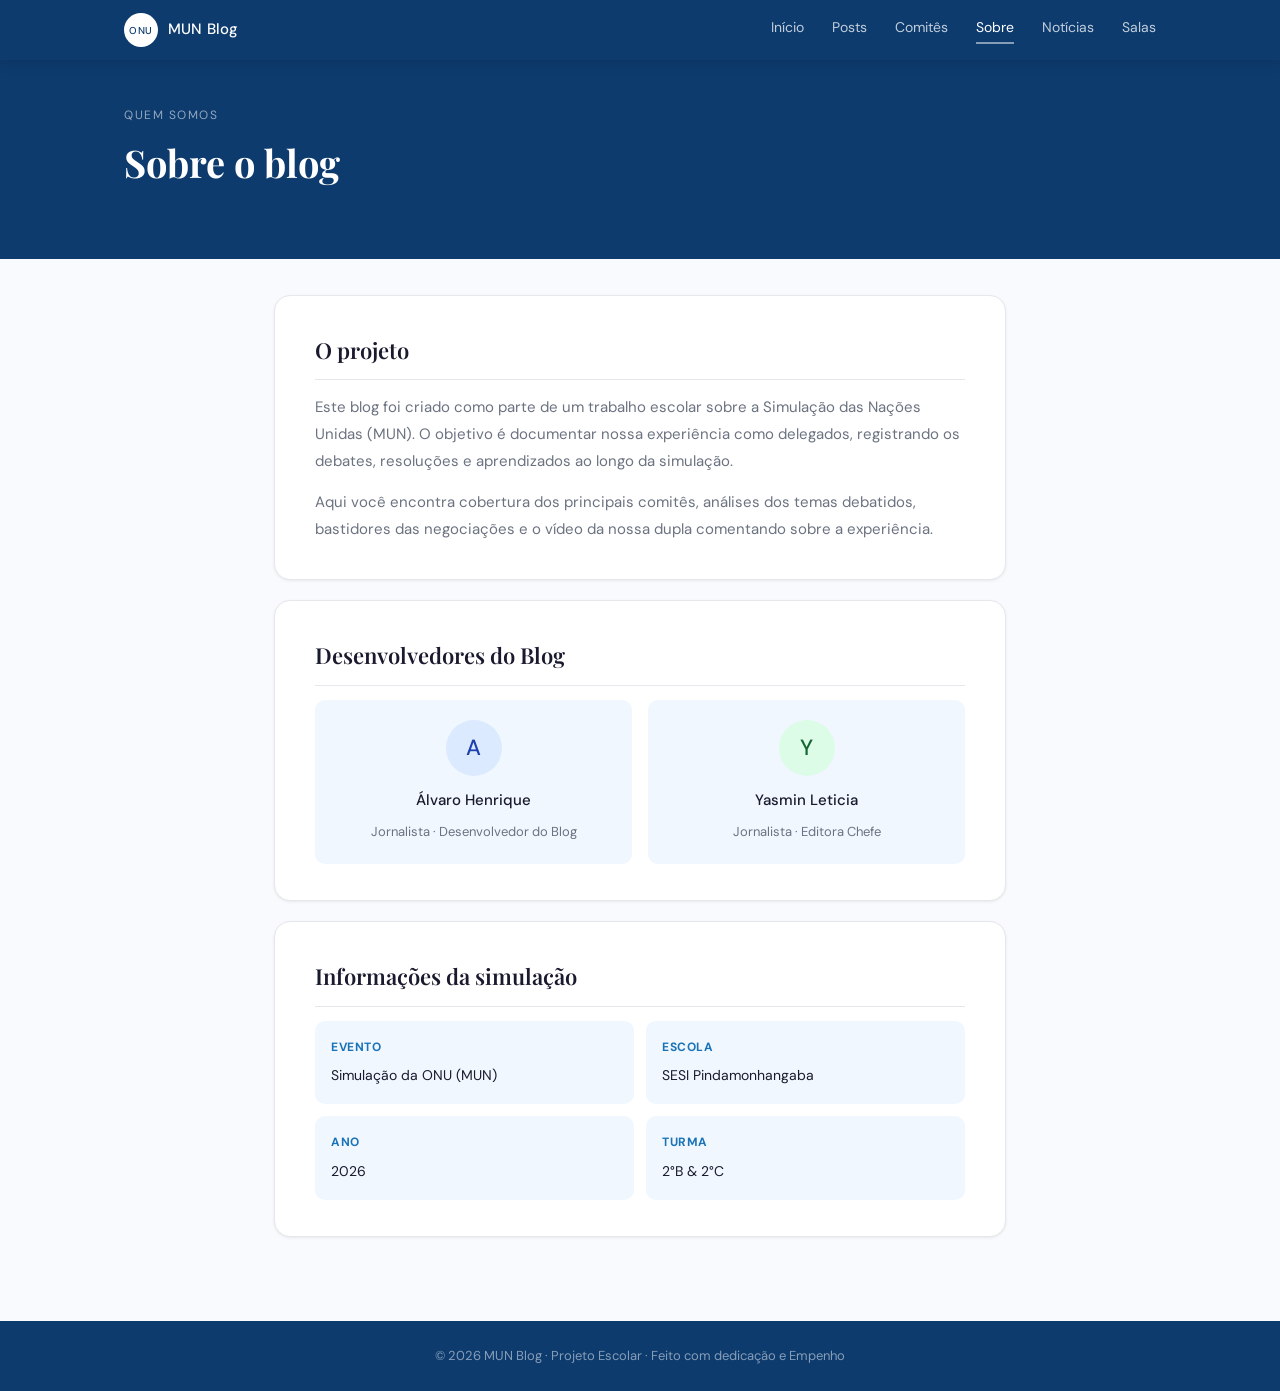
<file: sobre.html>
<!DOCTYPE html>
<html lang="pt-BR">
<head>
  <meta charset="UTF-8" />
  <meta name="viewport" content="width=device-width, initial-scale=1.0" />
  <title>Sobre — MUN Blog</title>
  <link rel="stylesheet" href="style.css" />
  <link href="https://fonts.googleapis.com/css2?family=Playfair+Display:wght@600;700&family=DM+Sans:wght@300;400;500&display=swap" rel="stylesheet" />
  <style>
    .sobre-card {
      background: var(--white);
      border: 1px solid var(--border);
      border-radius: var(--radius-lg);
      padding: 36px 40px;
      box-shadow: var(--shadow-sm);
      margin-bottom: 20px;
    }
    .sobre-card h2 {
      font-family: var(--font-display);
      font-size: 22px;
      font-weight: 600;
      color: var(--text-primary);
      margin-bottom: 14px;
      padding-bottom: 10px;
      border-bottom: 1px solid var(--border);
    }
    .sobre-card p {
      font-size: 15px;
      color: var(--text-muted);
      line-height: 1.8;
      margin-bottom: 14px;
    }
    .sobre-card p:last-child { margin-bottom: 0; }
    .dupla-grid {
      display: grid;
      grid-template-columns: 1fr 1fr;
      gap: 16px;
      margin-top: 8px;
    }
    .dupla-card {
      background: var(--blue-pale);
      border-radius: var(--radius-md);
      padding: 20px;
      text-align: center;
    }
    .dupla-avatar {
      width: 56px;
      height: 56px;
      border-radius: 50%;
      display: flex;
      align-items: center;
      justify-content: center;
      font-size: 22px;
      font-weight: 500;
      margin: 0 auto 12px;
    }
    .dupla-card h4 {
      font-size: 15px;
      font-weight: 500;
      color: var(--text-primary);
      margin-bottom: 4px;
    }
    .dupla-card span {
      font-size: 13px;
      color: var(--text-muted);
    }
    .info-grid {
      display: grid;
      grid-template-columns: 1fr 1fr;
      gap: 12px;
      margin-top: 8px;
    }
    .info-item {
      background: var(--blue-pale);
      border-radius: var(--radius-md);
      padding: 16px;
    }
    .info-item strong {
      display: block;
      font-size: 12px;
      text-transform: uppercase;
      letter-spacing: 0.5px;
      color: var(--blue-main);
      margin-bottom: 4px;
    }
    .info-item span {
      font-size: 14px;
      color: var(--text-primary);
    }
    @media (max-width: 768px) {
      .dupla-grid, .info-grid { grid-template-columns: 1fr; }
      .sobre-card { padding: 24px 20px; }
    }
  </style>
</head>
<body>

  <nav class="navbar">
    <div class="navbar-inner">
      <div class="brand">
        <div class="un-logo">ONU</div>
        <span class="brand-name">MUN Blog</span>
      </div>
      <div class="nav-links">
        <a href="index.html">Início</a>
        <a href="posts.html">Posts</a>
        <a href="comites.html">Comitês</a>
        <a href="sobre.html" class="active">Sobre</a>
        <a href="noticias.html">Notícias</a>
        <a href="salas.html">Salas</a>
      </div>
      <button class="menu-btn" id="menuBtn">&#9776;</button>
    </div>
    <div class="mobile-menu" id="mobileMenu">
      <a href="index.html">Início</a>
      <a href="posts.html">Posts</a>
      <a href="comites.html">Comitês</a>
      <a href="sobre.html">Sobre</a>
    </div>
  </nav>

  <header class="post-hero">
    <div class="container">
      <span class="hero-eyebrow">Quem somos</span>
      <h1 class="post-title">Sobre o blog</h1>
    </div>
  </header>

  <main class="main">
    <div class="container" style="max-width:780px">

      <div class="sobre-card">
        <h2>O projeto</h2>
        <p>Este blog foi criado como parte de um trabalho escolar sobre a Simulação das Nações Unidas (MUN). O objetivo é documentar nossa experiência como delegados, registrando os debates, resoluções e aprendizados ao longo da simulação.</p>
        <p>Aqui você encontra cobertura dos principais comitês, análises dos temas debatidos, bastidores das negociações e o vídeo da nossa dupla comentando sobre a experiência.</p>
      </div>

      <div class="sobre-card">
        <h2>Desenvolvedores do Blog</h2>
        <div class="dupla-grid">
          <div class="dupla-card">
            <div class="dupla-avatar" style="background:#dbeafe;color:#1e40af;">A</div>
            <!-- Troque a letra pela inicial do seu nome -->
            <h4>Álvaro Henrique</h4>
            <!-- Troque pelo seu nome -->
            <span>Jornalista · Desenvolvedor do Blog</span>
            <!-- Troque pelo seu comitê -->
          </div>
          <div class="dupla-card">
            <div class="dupla-avatar" style="background:#dcfce7;color:#166534;">Y</div>
            <!-- Troque a letra pela inicial do nome da sua dupla -->
            <h4>Yasmin Leticia</h4>
            <!-- Troque pelo nome da sua dupla -->
            <span>Jornalista · Editora Chefe</span>
            <!-- Troque pelo comitê da sua dupla -->
          </div>
        </div>
      </div>

      <div class="sobre-card">
        <h2>Informações da simulação</h2>
        <div class="info-grid">
          <div class="info-item">
            <strong>Evento</strong>
            <span>Simulação da ONU (MUN)</span>
          </div>
          <div class="info-item">
            <strong>Escola</strong>
            <span>SESI Pindamonhangaba</span>
            <!-- Troque pelo nome da escola -->
          </div>
          <div class="info-item">
            <strong>Ano</strong>
            <span>2026</span>
          </div>
          <div class="info-item">
            <strong>Turma</strong>
            <span>2°B & 2°C</span>
            <!-- Troque pela sua turma -->
          </div>
        </div>
      </div>

    </div>
  </main>

  <footer class="footer">
    <div class="container">
      <p>© 2026 MUN Blog · Projeto Escolar · Feito com dedicação e Empenho</p>
    </div>
  </footer>

  <script src="script.js"></script>
</body>
</html>
</file>
<file: style.css>
/* ============================================
   MUN BLOG — style.css
   ============================================ */

:root {
  --blue-dark:    #0d3b6e;
  --blue-main:    #1a73b8;
  --blue-mid:     #2e86c1;
  --blue-light:   #dbeafe;
  --blue-pale:    #f0f7ff;
  --text-primary: #1a1a2e;
  --text-muted:   #6b7280;
  --text-light:   #9ca3af;
  --border:       #e5e7eb;
  --bg:           #f8fafd;
  --white:        #ffffff;
  --radius-sm:    6px;
  --radius-md:    10px;
  --radius-lg:    16px;
  --font-display: 'Playfair Display', Georgia, serif;
  --font-body:    'DM Sans', system-ui, sans-serif;
  --shadow-sm:    0 1px 3px rgba(0,0,0,0.07);
  --shadow-md:    0 4px 16px rgba(0,0,0,0.08);
}

* { box-sizing: border-box; margin: 0; padding: 0; }

html { scroll-behavior: smooth; }

body {
  font-family: var(--font-body);
  background: var(--bg);
  color: var(--text-primary);
  line-height: 1.7;
}

/* ---- UTILITIES ---- */
.container {
  max-width: 1080px;
  margin: 0 auto;
  padding: 0 24px;
}

/* ============================================
   NAVBAR
   ============================================ */
.navbar {
  background: var(--blue-dark);
  position: sticky;
  top: 0;
  z-index: 100;
  box-shadow: 0 2px 12px rgba(0,0,0,0.15);
}

.navbar-inner {
  max-width: 1080px;
  margin: 0 auto;
  padding: 0 24px;
  height: 60px;
  display: flex;
  align-items: center;
  justify-content: space-between;
}

.brand {
  display: flex;
  align-items: center;
  gap: 10px;
  text-decoration: none;
}

.un-logo {
  width: 34px;
  height: 34px;
  border-radius: 50%;
  background: white;
  color: var(--blue-dark);
  font-size: 10px;
  font-weight: 500;
  display: flex;
  align-items: center;
  justify-content: center;
  letter-spacing: 0.5px;
}

.brand-name {
  color: white;
  font-size: 15px;
  font-weight: 500;
  letter-spacing: 0.2px;
}

.nav-links {
  display: flex;
  gap: 28px;
}

.nav-links a {
  color: rgba(255,255,255,0.75);
  text-decoration: none;
  font-size: 14px;
  transition: color 0.15s;
  padding-bottom: 2px;
  border-bottom: 2px solid transparent;
}

.nav-links a:hover,
.nav-links a.active {
  color: white;
  border-bottom-color: rgba(255,255,255,0.5);
}

.menu-btn {
  display: none;
  background: none;
  border: none;
  color: white;
  font-size: 22px;
  cursor: pointer;
}

.mobile-menu {
  display: none;
  flex-direction: column;
  background: var(--blue-dark);
  border-top: 1px solid rgba(255,255,255,0.1);
  padding: 12px 24px;
}

.mobile-menu a {
  color: rgba(255,255,255,0.85);
  text-decoration: none;
  padding: 10px 0;
  font-size: 15px;
  border-bottom: 1px solid rgba(255,255,255,0.08);
}

.mobile-menu.open { display: flex; }

/* ============================================
   HERO
   ============================================ */
.hero {
  background: var(--blue-dark);
  padding: 64px 24px 56px;
  position: relative;
  overflow: hidden;
  text-align: center;
}

.hero-content {
  position: relative;
  z-index: 2;
  max-width: 600px;
  margin: 0 auto;
}

.hero-eyebrow {
  display: inline-block;
  font-size: 12px;
  letter-spacing: 1.5px;
  text-transform: uppercase;
  color: rgba(255,255,255,0.55);
  margin-bottom: 14px;
}

.hero h1 {
  font-family: var(--font-display);
  font-size: clamp(32px, 5vw, 52px);
  font-weight: 700;
  color: white;
  line-height: 1.15;
  margin-bottom: 16px;
}

.hero p {
  color: rgba(255,255,255,0.7);
  font-size: 17px;
  font-weight: 300;
}

/* decorative rings */
.hero-decoration { position: absolute; inset: 0; z-index: 1; pointer-events: none; }
.globe-ring {
  position: absolute;
  border-radius: 50%;
  border: 1px solid rgba(255,255,255,0.06);
}
.r1 { width: 300px; height: 300px; top: -80px; right: -60px; }
.r2 { width: 500px; height: 500px; top: -180px; right: -160px; }
.r3 { width: 200px; height: 200px; bottom: -60px; left: -40px; }

/* ============================================
   POST HERO
   ============================================ */
.post-hero {
  background: var(--blue-dark);
  padding: 40px 24px 48px;
}

.back-link {
  display: inline-block;
  color: rgba(255,255,255,0.55);
  text-decoration: none;
  font-size: 13px;
  margin-bottom: 20px;
  transition: color 0.15s;
}
.back-link:hover { color: white; }

.post-title {
  font-family: var(--font-display);
  font-size: clamp(24px, 4vw, 38px);
  font-weight: 700;
  color: white;
  line-height: 1.25;
  margin-bottom: 24px;
  max-width: 720px;
}

.post-byline {
  display: flex;
  align-items: center;
  gap: 12px;
}

.author-avatar {
  width: 36px;
  height: 36px;
  border-radius: 50%;
  display: flex;
  align-items: center;
  justify-content: center;
  font-size: 13px;
  font-weight: 500;
  flex-shrink: 0;
}

.byline-author {
  display: block;
  font-size: 14px;
  font-weight: 500;
  color: white;
}

.byline-date {
  display: block;
  font-size: 12px;
  color: rgba(255,255,255,0.5);
}

/* ============================================
   MAIN LAYOUT
   ============================================ */
.main { padding: 36px 0 64px; }

.layout {
  display: grid;
  grid-template-columns: 1fr 260px;
  gap: 28px;
  align-items: start;
}

.post-layout {
  display: grid;
  grid-template-columns: 1fr 240px;
  gap: 28px;
  align-items: start;
}

/* ============================================
   SECTION TITLES
   ============================================ */
.section { margin-bottom: 36px; }

.section-title {
  font-family: var(--font-display);
  font-size: 20px;
  font-weight: 600;
  color: var(--text-primary);
  margin-bottom: 18px;
  display: flex;
  align-items: center;
  gap: 10px;
}

.title-accent {
  display: inline-block;
  width: 4px;
  height: 20px;
  background: var(--blue-main);
  border-radius: 2px;
}

/* ============================================
   VIDEO CARD
   ============================================ */
.video-card {
  background: var(--white);
  border: 1px solid var(--border);
  border-radius: var(--radius-lg);
  overflow: hidden;
  box-shadow: var(--shadow-sm);
}

.video-wrapper {
  position: relative;
  padding-top: 56.25%; /* 16:9 proporção */
  background: var(--blue-dark);
}

.video-wrapper iframe {
  position: absolute;
  inset: 0;
  width: 100%;
  height: 100%;
  border: none;
}

/* AJUSTE EXCLUSIVO PARA REMOVER AS BARRAS PRETAS DO IFRAME */
.video-wrapper.local-video-container {
  padding-top: 56.25%; 
  background: #000;
}

.video-wrapper.local-video-container iframe {
  position: absolute;
  top: 0;
  left: 0;
  width: 100%;
  height: 100%;
  border: 0;
}

.video-placeholder {
  position: absolute;
  inset: 0;
  display: flex;
  flex-direction: column;
  align-items: center;
  justify-content: center;
  background: #0d3b6e;
  color: white;
  gap: 8px;
}

.placeholder-icon {
  font-size: 40px;
  opacity: 0.4;
}

.video-placeholder p {
  font-size: 16px;
  font-weight: 500;
  opacity: 0.8;
}

.video-placeholder span {
  font-size: 12px;
  opacity: 0.5;
  text-align: center;
  max-width: 260px;
}

.video-info {
  padding: 18px 20px;
}

.video-info h3 {
  font-family: var(--font-display);
  font-size: 17px;
  font-weight: 600;
  color: var(--text-primary);
  margin-bottom: 8px;
  line-height: 1.4;
}

.video-info p {
  font-size: 14px;
  color: var(--text-muted);
  line-height: 1.6;
}

.authors {
  display: flex;
  align-items: center;
  gap: 8px;
  margin-top: 14px;
}

.author-names {
  font-size: 13px;
  color: var(--text-muted);
}

/* ============================================
   POST CARDS
   ============================================ */
.posts-grid {
  display: grid;
  grid-template-columns: 1fr 1fr;
  gap: 16px;
}

.post-card {
  background: var(--white);
  border: 1px solid var(--border);
  border-radius: var(--radius-lg);
  transition: box-shadow 0.2s, border-color 0.2s, transform 0.2s;
}

.post-card:hover {
  box-shadow: var(--shadow-md);
  border-color: var(--blue-main);
  transform: translateY(-2px);
}

.post-card a {
  display: block;
  padding: 18px;
  text-decoration: none;
  color: inherit;
}

.post-card h3 {
  font-family: var(--font-display);
  font-size: 15px;
  font-weight: 600;
  color: var(--text-primary);
  margin: 8px 0 8px;
  line-height: 1.4;
}

.post-card p {
  font-size: 13px;
  color: var(--text-muted);
  line-height: 1.6;
}

.post-meta {
  display: flex;
  align-items: center;
  gap: 6px;
  margin-top: 14px;
  font-size: 12px;
  color: var(--text-light);
}

.meta-author { font-weight: 500; color: var(--text-muted); }
.meta-dot { color: var(--text-light); }

/* ============================================
   TAGS
   ============================================ */
.post-tag {
  display: inline-block;
  font-size: 11px;
  font-weight: 500;
  padding: 3px 10px;
  border-radius: 20px;
  letter-spacing: 0.3px;
}

.tag-security  { background: #fee2e2; color: #991b1b; }
.tag-ecosoc    { background: #d1fae5; color: #065f46; }
.tag-assembly  { background: #dbeafe; color: #1e40af; }
.tag-backstage { background: #fef3c7; color: #92400e; }

/* ============================================
   SIDEBAR
   ============================================ */
.sidebar { display: flex; flex-direction: column; gap: 16px; }

.sidebar-card {
  background: var(--white);
  border: 1px solid var(--border);
  border-radius: var(--radius-lg);
  padding: 18px;
  box-shadow: var(--shadow-sm);
}

.sidebar-card h4 {
  font-family: var(--font-display);
  font-size: 15px;
  font-weight: 600;
  color: var(--text-primary);
  margin-bottom: 14px;
  padding-bottom: 10px;
  border-bottom: 1px solid var(--border);
}

.country-list, .committee-list, .meta-list, .related-list {
  list-style: none;
}

.country-list li {
  padding: 7px 0;
  border-bottom: 1px solid var(--border);
  font-size: 13px;
  color: var(--text-muted);
}
.country-list li:last-child { border-bottom: none; }

.committee-list li {
  display: flex;
  align-items: center;
  gap: 10px;
  padding: 7px 0;
  border-bottom: 1px solid var(--border);
  font-size: 13px;
  color: var(--text-muted);
}
.committee-list li:last-child { border-bottom: none; }

.committee-dot {
  width: 8px;
  height: 8px;
  border-radius: 50%;
  flex-shrink: 0;
}
.dot-security { background: #ef4444; }
.dot-assembly { background: #3b82f6; }
.dot-ecosoc   { background: #10b981; }

.about-card p {
  font-size: 13px;
  color: var(--text-muted);
  line-height: 1.65;
}

/* ============================================
   POST BODY
   ============================================ */
.post-body {
  background: var(--white);
  border: 1px solid var(--border);
  border-radius: var(--radius-lg);
  padding: 36px 40px;
  box-shadow: var(--shadow-sm);
  font-size: 16px;
  line-height: 1.8;
  color: var(--text-primary);
}

.post-body h2 {
  font-family: var(--font-display);
  font-size: 22px;
  font-weight: 600;
  color: var(--text-primary);
  margin: 32px 0 14px;
  padding-bottom: 8px;
  border-bottom: 1px solid var(--border);
}

.post-body p { margin-bottom: 18px; }

.post-body blockquote {
  margin: 28px 0;
  padding: 18px 24px;
  background: var(--blue-pale);
  border-left: 4px solid var(--blue-main);
  border-radius: 0 var(--radius-sm) var(--radius-sm) 0;
  font-style: italic;
  color: var(--blue-dark);
  font-size: 15px;
}

.post-body blockquote cite {
  display: block;
  margin-top: 8px;
  font-style: normal;
  font-size: 13px;
  font-weight: 500;
  color: var(--blue-mid);
}

.post-body strong { font-weight: 500; }

/* Post sidebar extras */
.meta-list li {
  font-size: 13px;
  color: var(--text-muted);
  padding: 5px 0;
  border-bottom: 1px solid var(--border);
}
.meta-list li:last-child { border-bottom: none; }
.meta-list strong { color: var(--text-primary); font-weight: 500; }

.related-list li {
  padding: 7px 0;
  border-bottom: 1px solid var(--border);
}
.related-list li:last-child { border-bottom: none; }
.related-list a {
  font-size: 13px;
  color: var(--blue-main);
  text-decoration: none;
  line-height: 1.5;
  display: block;
}
.related-list a:hover { text-decoration: underline; }

/* ============================================
   FOOTER
   ============================================ */
.footer {
  background: var(--blue-dark);
  padding: 24px;
  text-align: center;
  color: rgba(255,255,255,0.5);
  font-size: 13px;
}

/* ============================================
   RESPONSIVE
   ============================================ */
@media (max-width: 768px) {
  .nav-links { display: none; }
  .menu-btn  { display: block; }

  .layout,
  .post-layout { grid-template-columns: 1fr; }

  .posts-grid { grid-template-columns: 1fr; }

  .post-body { padding: 24px 20px; }

  .hero { padding: 44px 24px 36px; }
}
</file>
